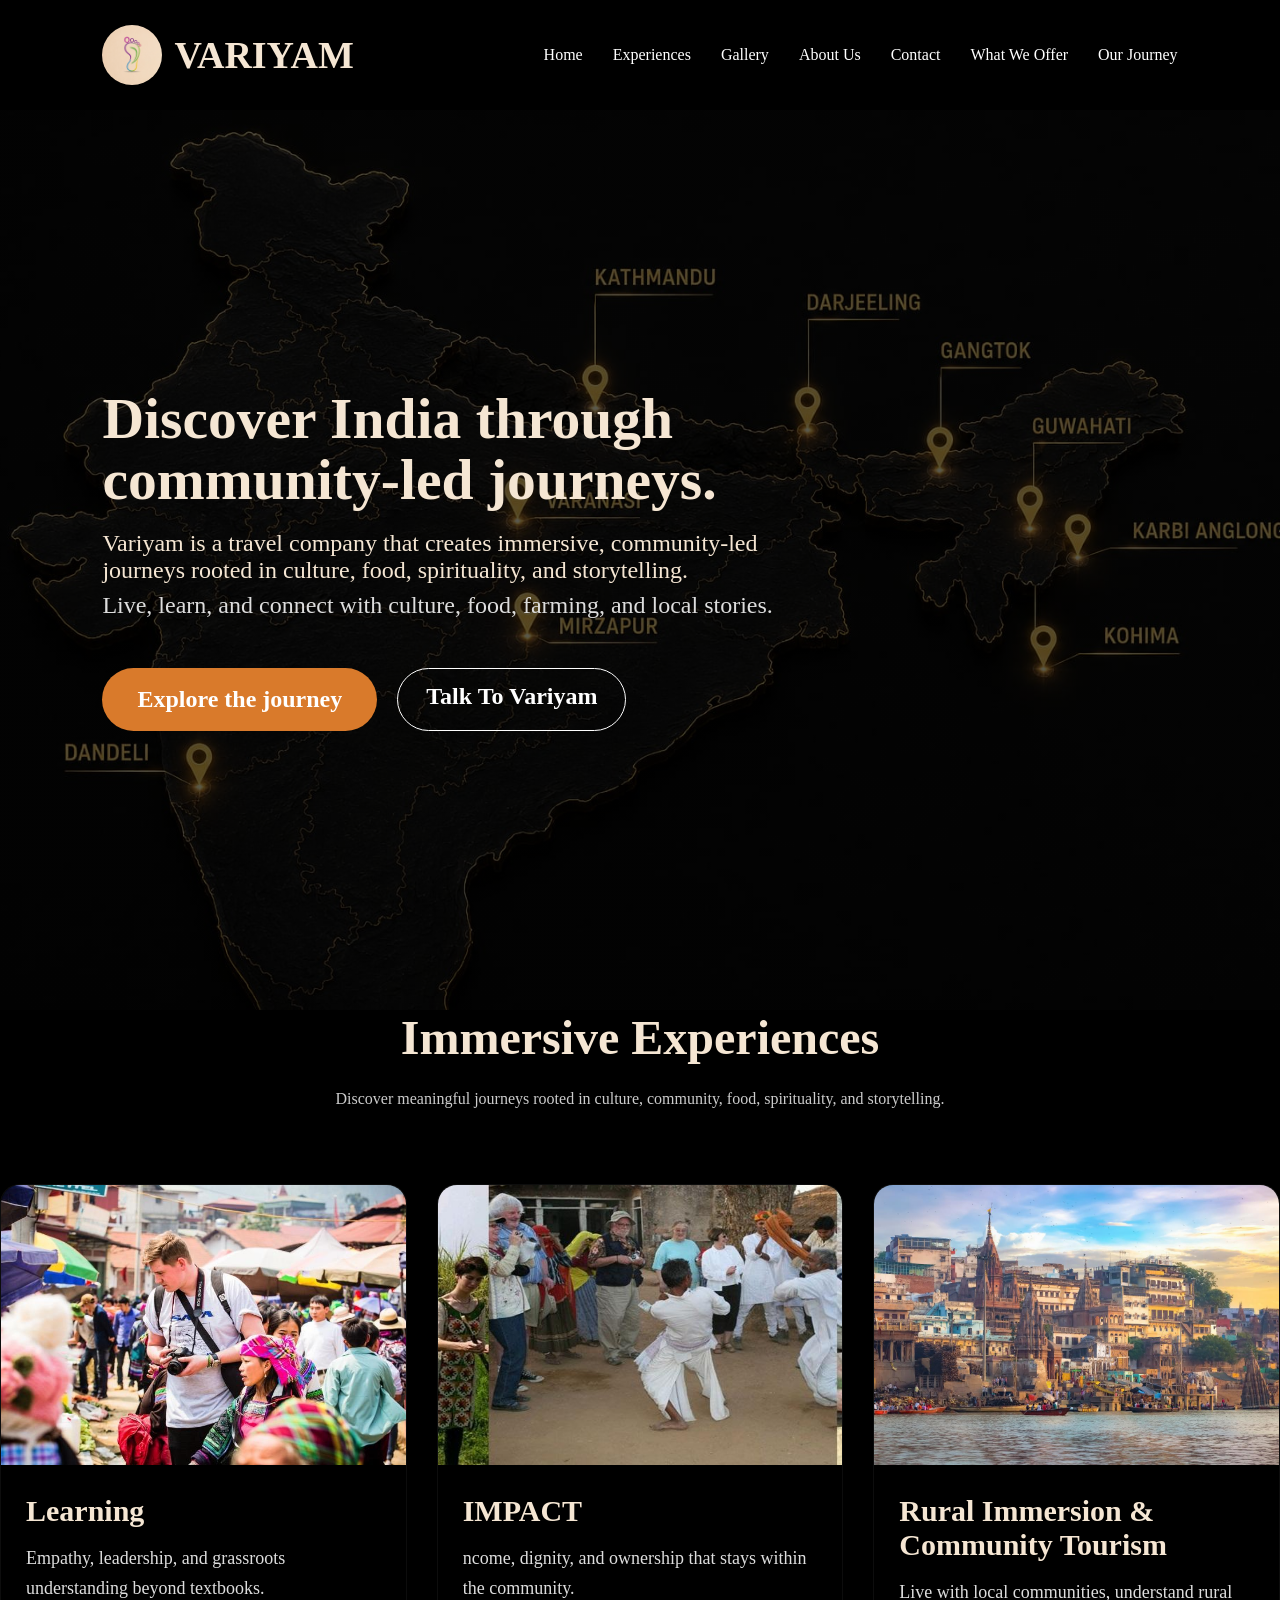
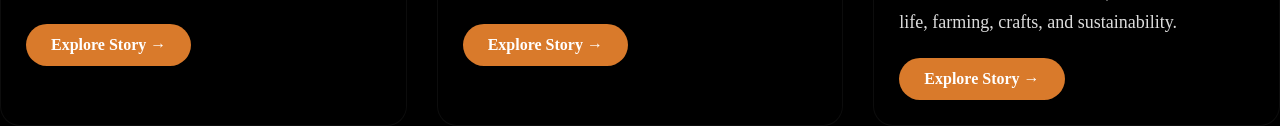
<file: index.html>
<!DOCTYPE html>
<html>
    <head>
    <meta charset="UTF-8">
    <meta name="viewport" content="width=device-width, initial-scale=1.0">

    <title>Variyam</title>
      <!-- Google Font -->
    <link rel="preconnect" href="https://fonts.googleapis.com">

    <link href="https://fonts.googleapis.com/css2?family=Poppins:wght@300;400;500;600;700&display=swap" rel="stylesheet">

    <!-- CSS -->
    <link rel="stylesheet" href="style.css">
</head>

<body>

    <!-- ================= NAVBAR ================= -->

    <nav>

      <div class="logo">
    <img src="images/logo.png" alt="Variyam Logo">
    <span>VARIYAM</span>
</div>

        <ul>

            <li><a href="index.html">Home</a></li>

            <li><a href="experiences.html">Experiences</a></li>

            <li><a href="gallery.html">Gallery</a></li>

            <li><a href="about-us.html">About Us</a></li>

            <li><a href="contact.html">Contact</a></li>
            
            <li><a href="what-we-offer.html">What We Offer</a></li>
            
              <li><a href="journey.html">Our Journey</a></li>

        </ul>

    </nav>
       <!-- ================= HERO SECTION ================= -->

    <section class="hero">

        <!-- LEFT CONTENT -->

        <div class="hero-content">

            <h1>
              Discover India through community-led journeys.
            </h1>
<h2 style="font-weight: 400; margin-top: 20px;">
                Variyam is a travel company that creates immersive, community-led journeys rooted in culture, food, spirituality, and storytelling.
            <p>
               Live, learn, and connect with culture, food, farming, and local stories.
            </p>

            <div class="hero-buttons">

                <a href="experiences.html" class="explore-btn">
    Explore the journey
</a>

                <a href="contact.html" class="btn-secondary">
                    Talk To Variyam
                </a>

            </div>

        </div>

    </section>
    <!-- ================= EXPERIENCES SECTION ================= -->
    <section class="experience">
        <div class="section-title">
            <h2>   Immersive Experiences</h2>
            <p>Discover meaningful journeys rooted in culture,
            community, food, spirituality, and storytelling.</p>
        
        </div>
         <!-- EXPERIENCE CARDS -->
           <div class="experience-container">
           <!-- CARD 1 -->

        <div class="experience-card">
             <img src="images/Learn.jpeg">

            <div class="card-content">
                <h3>Learning </h3>
                <p> Empathy, leadership, and grassroots understanding beyond textbooks.</p>
                      <a href="">
                    Explore Story →
                </a>
           </div>
           </div>
            <!-- CARD 2 -->

        <div class="experience-card">

            <img src="images/impact.jpeg">

            <div class="card-content">

                <h3>
                   IMPACT
                </h3>

                <p>
                   ncome, dignity, and ownership that stays within the community.
                </p>

                <a href="">
                    Explore Story →
                </a>

            </div>

        </div>

        <!-- CARD 3 -->

        <div class="experience-card">

            <img src="images/immersion1.jpeg">

            <div class="card-content">

                <h3>
                   Rural Immersion & Community Tourism
                </h3>

                <p>
                    Live with local communities, understand
                    rural life, farming, crafts, and sustainability.
                </p>

                <a href="">
                    Explore Story →
                </a>

            </div>

        </div>
    </section>
</body>

</html>
</file>
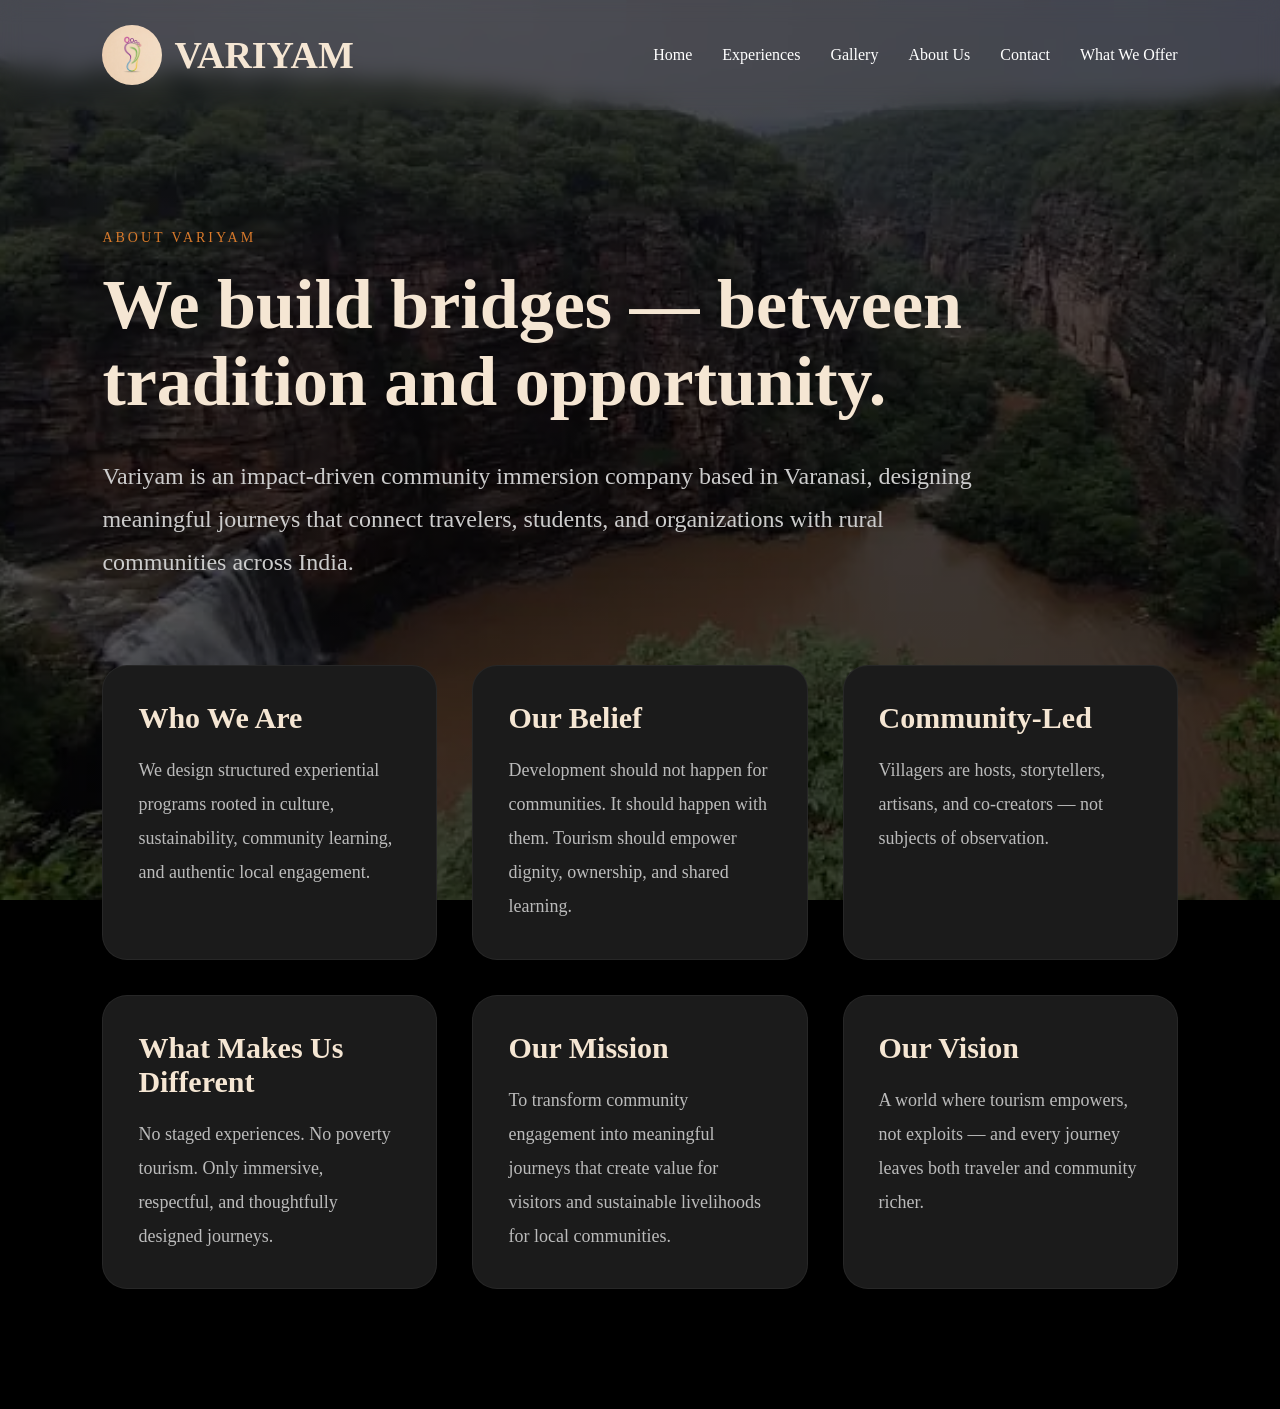
<file: about- us.html>
<!DOCTYPE html>
<html lang="en">
<head>
  <meta charset="UTF-8">
  <meta name="viewport" content="width=device-width, initial-scale=1.0">
   <title>About Us | Variyam</title>

    <link href="https://fonts.googleapis.com/css2?family=Playfair+Display:wght@400;600;700&display=swap" rel="stylesheet">
    <link rel="stylesheet" href="style.css">
</head>
<body class="AboutUsPage">

  <nav>
      <div class="logo">
        <img src="images/logo.png" alt="Variyam Logo">
        <span>VARIYAM</span>
      </div>

      <ul>

            <li><a href="index.html">Home</a></li>

            <li><a href="experiences.html">Experiences</a></li>

            <li><a href="gallery.html">Gallery</a></li>

            <li><a href="about us.html">About Us</a></li>

            <li><a href="contact.html">Contact</a></li>
            
            <li><a href="What we offer.html">What We Offer</a></li>

        </ul>
    </nav>

  <section class="about-section">

    <div class="about-container">

        <p class="about-tag">
            ABOUT VARIYAM
        </p>

        <h2>
            We build bridges —
            between tradition and opportunity.
        </h2>

        <p class="about-intro">
            Variyam is an impact-driven community immersion
            company based in Varanasi, designing meaningful
            journeys that connect travelers, students,
            and organizations with rural communities across India.
        </p>

        <div class="about-grid">

            <div class="about-card">
                <h3>Who We Are</h3>

                <p>
                    We design structured experiential programs
                    rooted in culture, sustainability,
                    community learning, and authentic local engagement.
                </p>
            </div>

            <div class="about-card">
                <h3>Our Belief</h3>

                <p>
                    Development should not happen for communities.
                    It should happen with them.
                    Tourism should empower dignity,
                    ownership, and shared learning.
                </p>
            </div>

            <div class="about-card">
                <h3>Community-Led</h3>

                <p>
                    Villagers are hosts, storytellers,
                    artisans, and co-creators —
                    not subjects of observation.
                </p>
            </div>

            <div class="about-card">
                <h3>What Makes Us Different</h3>

                <p>
                    No staged experiences.
                    No poverty tourism.
                    Only immersive, respectful,
                    and thoughtfully designed journeys.
                </p>
            </div>

            <div class="about-card">
                <h3>Our Mission</h3>

                <p>
                    To transform community engagement into
                    meaningful journeys that create value
                    for visitors and sustainable livelihoods
                    for local communities.
                </p>
            </div>

            <div class="about-card">
                <h3>Our Vision</h3>

                <p>
                    A world where tourism empowers,
                    not exploits —
                    and every journey leaves both traveler
                    and community richer.
                </p>
            </div>

        </div>

    </div>

</section>

   

</body>
</html>
</file>
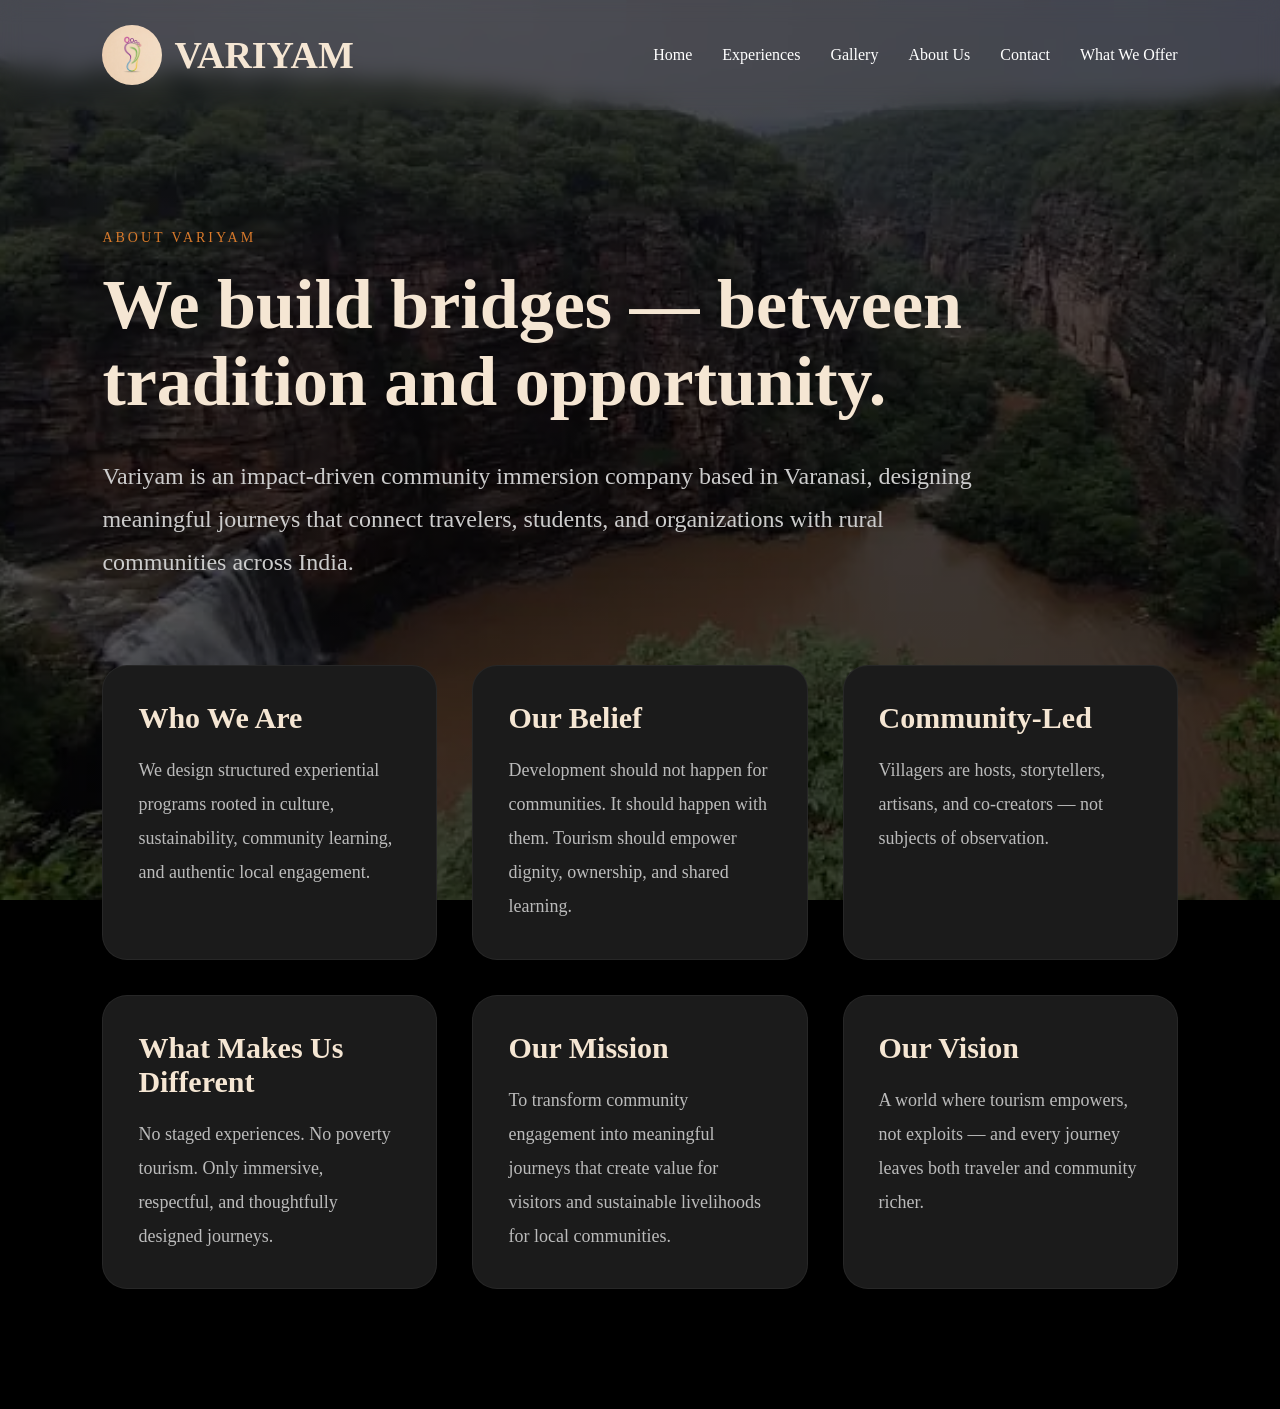
<file: about-us.html>
<!DOCTYPE html>
<html lang="en">
<head>
  <meta charset="UTF-8">
  <meta name="viewport" content="width=device-width, initial-scale=1.0">
   <title>About Us | Variyam</title>

    <link href="https://fonts.googleapis.com/css2?family=Playfair+Display:wght@400;600;700&display=swap" rel="stylesheet">
    <link rel="stylesheet" href="style.css">
</head>
<body class="AboutUsPage">

  <nav>
      <div class="logo">
        <img src="images/logo.png" alt="Variyam Logo">
        <span>VARIYAM</span>
      </div>

      <ul>

            <li><a href="index.html">Home</a></li>

            <li><a href="experiences.html">Experiences</a></li>

            <li><a href="gallery.html">Gallery</a></li>

            <li><a href="about-us.html">About Us</a></li>

            <li><a href="contact.html">Contact</a></li>
            
            <li><a href="What we offer.html">What We Offer</a></li>

        </ul>
    </nav>

  <section class="about-section">

    <div class="about-container">

        <p class="about-tag">
            ABOUT VARIYAM
        </p>

        <h2>
            We build bridges —
            between tradition and opportunity.
        </h2>

        <p class="about-intro">
            Variyam is an impact-driven community immersion
            company based in Varanasi, designing meaningful
            journeys that connect travelers, students,
            and organizations with rural communities across India.
        </p>

        <div class="about-grid">

            <div class="about-card">
                <h3>Who We Are</h3>

                <p>
                    We design structured experiential programs
                    rooted in culture, sustainability,
                    community learning, and authentic local engagement.
                </p>
            </div>

            <div class="about-card">
                <h3>Our Belief</h3>

                <p>
                    Development should not happen for communities.
                    It should happen with them.
                    Tourism should empower dignity,
                    ownership, and shared learning.
                </p>
            </div>

            <div class="about-card">
                <h3>Community-Led</h3>

                <p>
                    Villagers are hosts, storytellers,
                    artisans, and co-creators —
                    not subjects of observation.
                </p>
            </div>

            <div class="about-card">
                <h3>What Makes Us Different</h3>

                <p>
                    No staged experiences.
                    No poverty tourism.
                    Only immersive, respectful,
                    and thoughtfully designed journeys.
                </p>
            </div>

            <div class="about-card">
                <h3>Our Mission</h3>

                <p>
                    To transform community engagement into
                    meaningful journeys that create value
                    for visitors and sustainable livelihoods
                    for local communities.
                </p>
            </div>

            <div class="about-card">
                <h3>Our Vision</h3>

                <p>
                    A world where tourism empowers,
                    not exploits —
                    and every journey leaves both traveler
                    and community richer.
                </p>
            </div>

        </div>

    </div>

</section>

   

</body>
</html>
</file>
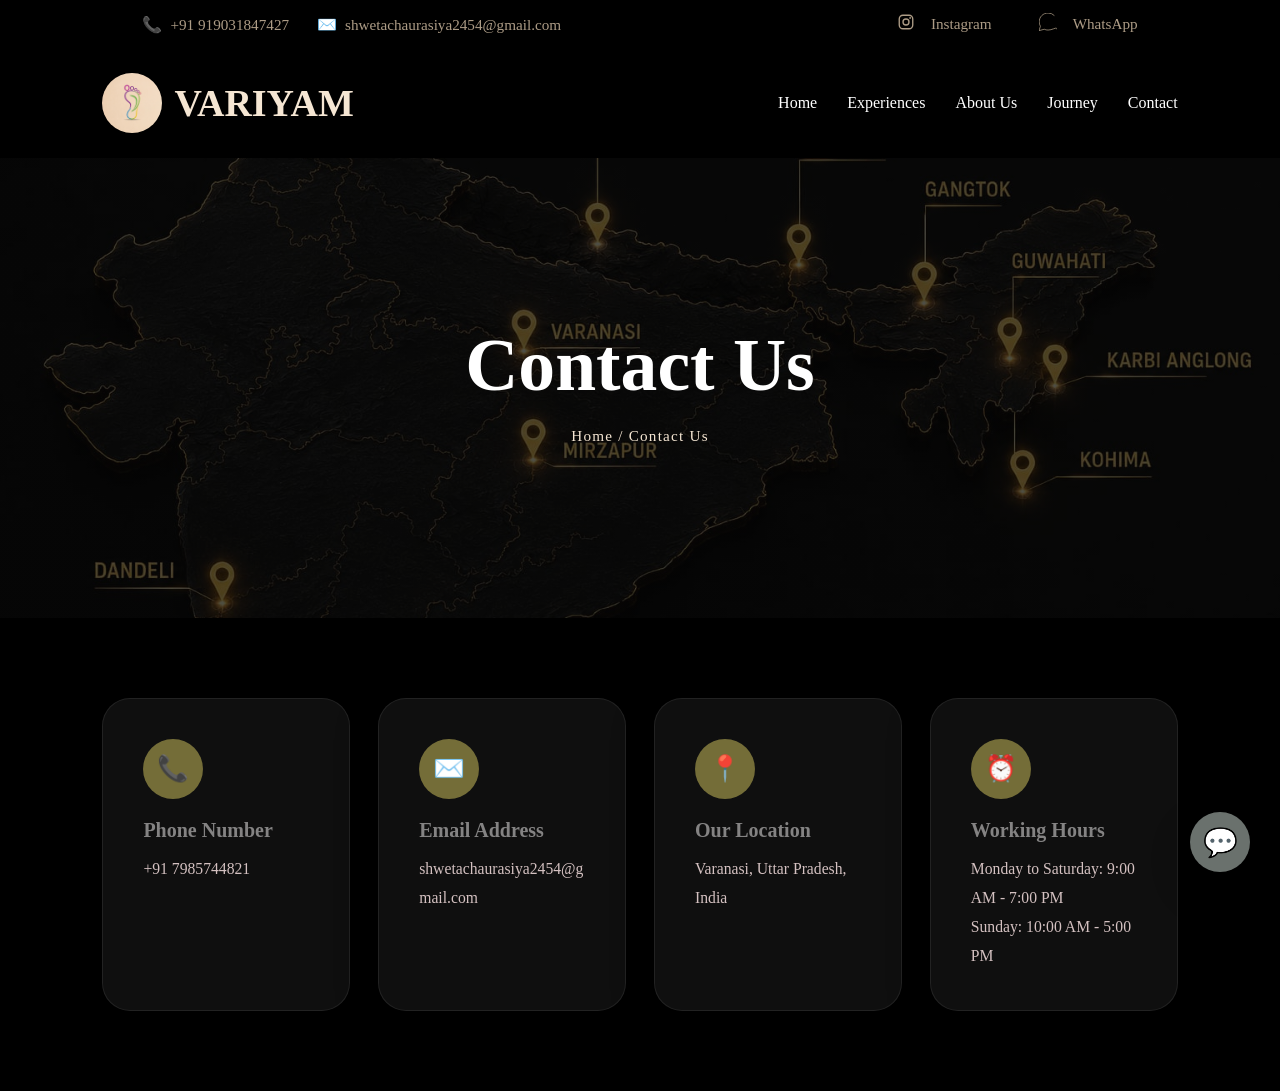
<file: contact.html>
<!DOCTYPE html>
<html lang="en">
  <head>
    <meta charset="UTF-8" />
    <meta name="viewport" content="width=device-width, initial-scale=1.0" />
    <title>Contact Us | Variyam</title>
    <link rel="preconnect" href="https://fonts.googleapis.com" />
    <link rel="preconnect" href="https://fonts.gstatic.com" crossorigin />
    <link href="https://fonts.googleapis.com/css2?family=Poppins:wght@300;400;500;600;700&display=swap" rel="stylesheet" />
    <link rel="stylesheet" href="style.css" />
  </head>
  <body>
    <section class="top-bar">
      <div class="top-wrap">
        <div class="top-left">
          <a href="tel:+91 919031847427 "><span class="top-icon">📞</span>+91 919031847427</a>
          <a href="mailto:shwetachaurasiya2454@gmail.com"><span class="top-icon">✉️</span>shwetachaurasiya2454@gmail.com</a>
        </div>
        <div class="top-right">
          <a href="https://www.instagram.com/unexploredkashi/" target="_blank" rel="noreferrer noopener"><span class="top-icon" aria-hidden="true"><svg width="18" height="18" viewBox="0 0 24 24" fill="none" xmlns="http://www.w3.org/2000/svg"><rect x="3" y="3" width="18" height="18" rx="5" stroke="currentColor" stroke-width="1.8"/><circle cx="12" cy="12" r="4" stroke="currentColor" stroke-width="1.8"/><circle cx="17.5" cy="6.5" r="1.25" fill="currentColor"/></svg></span>Instagram</a>
          <a href="https://wa.me/919031847427" target="_blank" rel="noreferrer noopener"><span class="top-icon" aria-hidden="true"><svg width="18" height="18" viewBox="0 0 24 24" fill="none" xmlns="http://www.w3.org/2000/svg"><path d="M20.52 3.48A11.88 11.88 0 0012.06.04C5.38.04.3 5.13.3 11.81c0 2.08.54 4.12 1.56 5.93L.03 23.5l6.96-1.82a11.81 11.81 0 005.07 1.05h.01c6.69 0 11.78-5.09 11.78-1１．77 0-3.１5-１．２３-6．１-３．２５-８．３８z" stroke="currentColor" stroke-width="１．８" fill="none"/><path d="M１７．０３ １４．２c-.２７-.１３-１．６-.７８-１．８５-.８６-.２４-.０９-.４２-.１３-.６.１２-.１７.２４-.６７.８６-.８２ １．０４-.１５.１８-.３.２１-.５７.０７-.２７-.１３-１．１４-.４２-２．１８-１．３４-.８１-.７２-１．３４-₁．６₁-₁．５-₁．８９-.₁₆-.₂₈-.₀₂-.₄₃.₁₁-.₅₆.₁₂-.₁₃.₂₈-.₃₂.₄₂-.₄₈.₁₄-.₁₅.₁₈-.₂₆.₂₇-.₄₃.₀₈-.₁₇.₀₄-.₃₂-.₀₂-.₄⁴-.₀⁶-.₁²-.⁵-₁．₂-｡７-₁．⁶⁵-｡¹⁸-｡⁴²-｡³⁶-｡³⁶-｡⁵-｡³⁷-｡¹³-｡₀¹-｡²⁹-｡₀¹-｡⁴⁴-｡₀¹-｡¹⁵ ₀-｡³⁶ .₀⁶-｡⁵⁵ .²⁸-｡¹⁹ .²²-､７² .７⁶-､７² ₁．８៥ ₀ ₁．₀９ .７ ₂．６７ .８ ₂．８₆ .₁ .₁ͺ .₁₇ .７ .ᵢ .ᵢ .ᵢ .ᵢ .ᵢ .ᵢ .ᵢ .ᵢ .ᵢ .ᵢ .ᵢ .ᵢ .ᵢ .ᵢ .ᵢ .ᵢ .ᵢ .ᵢ .ᵢ .ᵢ .ᵢ .ᵢ .ᵢ .ᵢ .ᵢ .ᵢ ." fill="currentColor"/></svg></span>WhatsApp</a>
        </div>
      </div>
    </section>

    <nav>
      <div class="logo">
        <img src="images/logo.png" alt="Variyam Logo" />
        <span>VARIYAM</span>
      </div>
      <ul>
        <li><a href="index.html">Home</a></li>
        <li><a href="experiences.html">Experiences</a></li>
        <li><a href="about-us.html">About Us</a></li>
        <li><a href="journey.html">Journey</a></li>
        <li><a href="contact.html" class="active">Contact</a></li>
      </ul>
    </nav>

    <section class="page-hero contact-hero">
      <div class="hero-overlay"></div>
      <div class="hero-content">
        <h1>Contact Us</h1>
        <p class="breadcrumb"><a href="index.html">Home</a> / Contact Us</p>
      </div>
    </section>

    <main class="contact-section">
      <div class="contact-grid">
        <article class="contact-card">
          <span class="icon">📞</span>
          <h3>Phone Number</h3>
          <p>+91 7985744821</p>
        </article>


        <article class="contact-card">
          <span class="icon">✉️</span>
          <h3>Email Address</h3>
          <p>shwetachaurasiya2454@gmail.com</p>
        </article>
        

        <article class="contact-card">
          <span class="icon">📍</span>
          <h3>Our Location</h3>
          <p>Varanasi, Uttar Pradesh, India</p>
        </article>

        <article class="contact-card">
          <span class="icon">⏰</span>
          <h3>Working Hours</h3>
          <p>Monday to Saturday: 9:00 AM - 7:00 PM<br />Sunday: 10:00 AM - 5:00 PM</p>
        </article>
      </div>
    </main>

    <a class="whatsapp-float" href="https://wa.me/91919031847427" target="_blank" rel="noreferrer noopener" aria-label="Chat on WhatsApp">
      <span>💬</span>
    </a>
  </body>
</html>
</file>
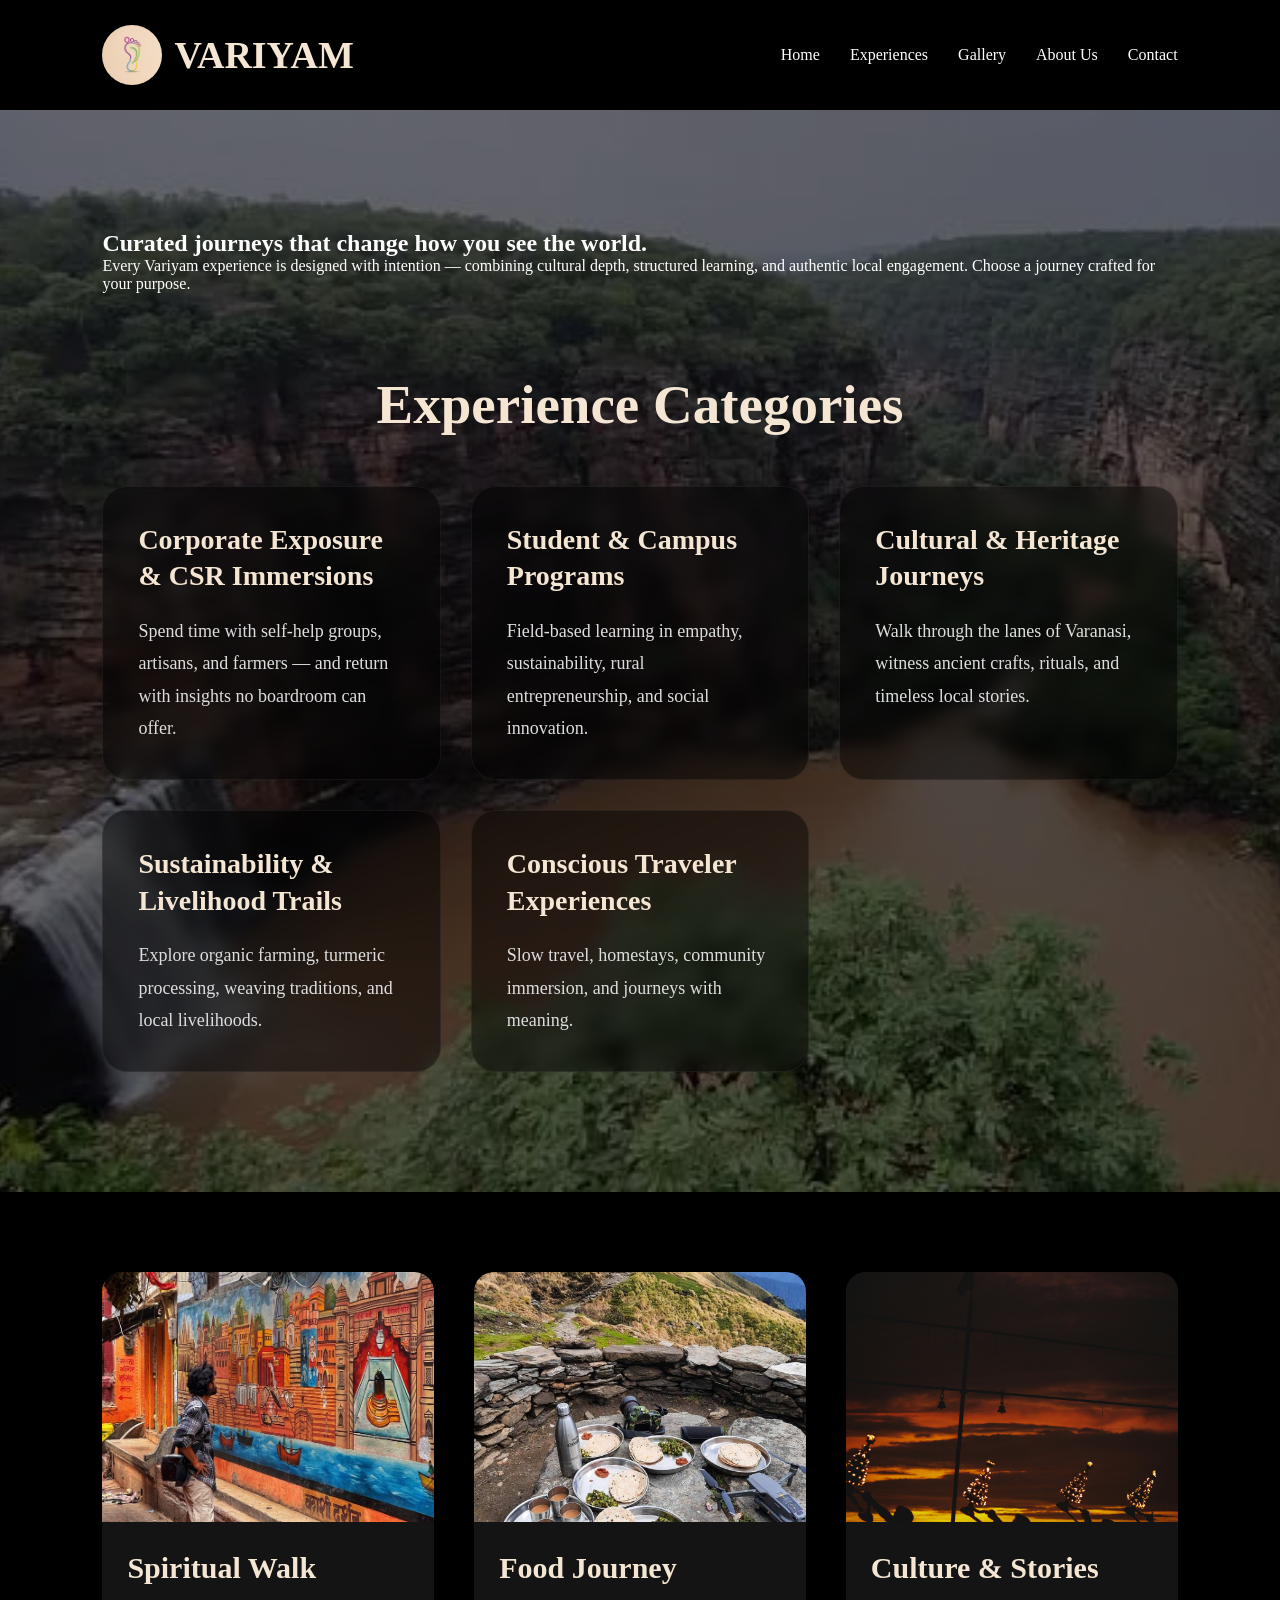
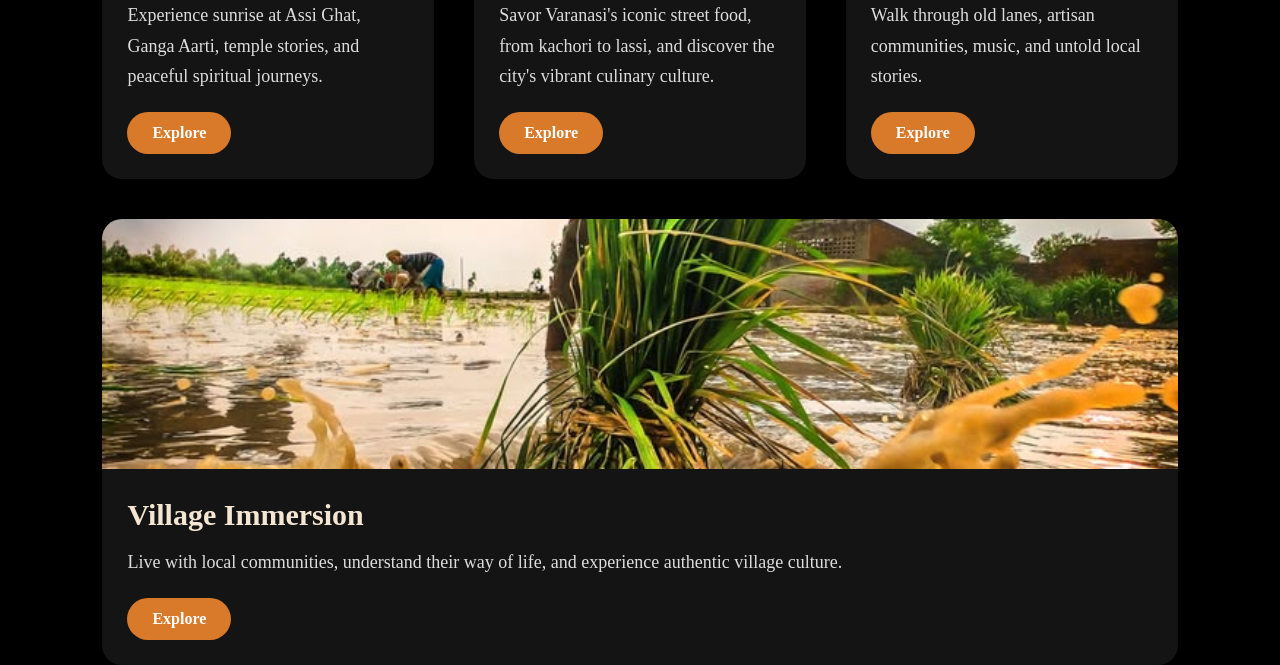
<file: experiences.html>
<!DOCTYPE html>
<html>
<head>
    <meta charset="UTF-8">
    <meta name="viewport" content="width=device-width, initial-scale=1.0">
    <title>Experiences | Variyam</title>
    <link rel="preconnect" href="https://fonts.googleapis.com">
    <link href="https://fonts.googleapis.com/css2?family=Poppins:wght@300;400;500;600;700&display=swap" rel="stylesheet">
    <link rel="stylesheet" href="style.css">
</head>

<body>

    <!-- ================= NAVBAR ================= -->

    <nav>
        <div class="logo">
            <img src="images/logo.png" alt="Variyam Logo">
            <span>VARIYAM</span>
        </div>

        <ul>
            <li><a href="index.html">Home</a></li>
            <li><a href="experiences.html">Experiences</a></li>
            <li><a href="gallery.html">Gallery</a></li>
            <li><a href="about-us.html">About Us</a></li>
            <li><a href="contact.html">Contact</a></li>
        </ul>
    </nav>

    <section class="experiences-page">

        <h1>Curated journeys that change how you see the world.</h1>

        <p>
            Every Variyam experience is designed with intention — combining cultural depth,
            structured learning, and authentic local engagement. Choose a journey crafted for your purpose.
        </p>
<div class="experience-categories">

    <h2>Experience Categories</h2>

    <div class="category-grid">

        <div class="category-card">
            <h3>Corporate Exposure & CSR Immersions</h3>
            <p>
                Spend time with self-help groups, artisans,
                and farmers — and return with insights
                no boardroom can offer.
            </p>
        </div>

        <div class="category-card">
            <h3>Student & Campus Programs</h3>
            <p>
                Field-based learning in empathy,
                sustainability, rural entrepreneurship,
                and social innovation.
            </p>
        </div>

        <div class="category-card">
            <h3>Cultural & Heritage Journeys</h3>
            <p>
                Walk through the lanes of Varanasi,
                witness ancient crafts, rituals,
                and timeless local stories.
            </p>
        </div>

        <div class="category-card">
            <h3>Sustainability & Livelihood Trails</h3>
            <p>
                Explore organic farming,
                turmeric processing,
                weaving traditions, and local livelihoods.
            </p>
        </div>

        <div class="category-card">
            <h3>Conscious Traveler Experiences</h3>
            <p>
                Slow travel, homestays,
                community immersion,
                and journeys with meaning.
            </p>
        </div>

    </div>

</div>

    </section>
    <div class="experience-cards">

        <!-- CARD 1 -->
        <div class="card">
            <img src="images/culture.jpeg" alt="Banaras Experience">
            <div class="card-content">
                <h3>Spiritual Walk</h3>
                <p>
                    Experience sunrise at Assi Ghat,
                    Ganga Aarti, temple stories,
                    and peaceful spiritual journeys.
                </p>
                <a href="#">Explore</a>
            </div>
        </div>

        <!-- CARD 2 -->
        <div class="card">
            <img src="images/foods.jpeg" alt="Varanasi Food">
            <div class="card-content">
                <h3>Food Journey</h3>
                <p>
                    Savor Varanasi's iconic street food,
                    from kachori to lassi, and discover
                    the city's vibrant culinary culture.
                </p>
                <a href="#">Explore</a>
            </div>
        </div>

        <!-- CARD 3 -->
        <div class="card">
            <img src="images/aarti.jpg" alt="Culture Experience">
            <div class="card-content">
                <h3>Culture & Stories</h3>
                <p>
                    Walk through old lanes,
                    artisan communities,
                    music, and untold local stories.
                </p>
                <a href="#">Explore</a>
            </div>
        </div>

        <!-- CARD 4 -->
        <div class="card">
            <img src="images/farmer.jpeg" alt="Village Experience">
            <div class="card-content">
                <h3>Village Immersion</h3>
                <p>
                    Live with local communities,
                    understand their way of life,
                    and experience authentic village culture.
                </p>
                <a href="#">Explore</a>
            </div>
        </div>

    </div>
</body>
</html>
</file>
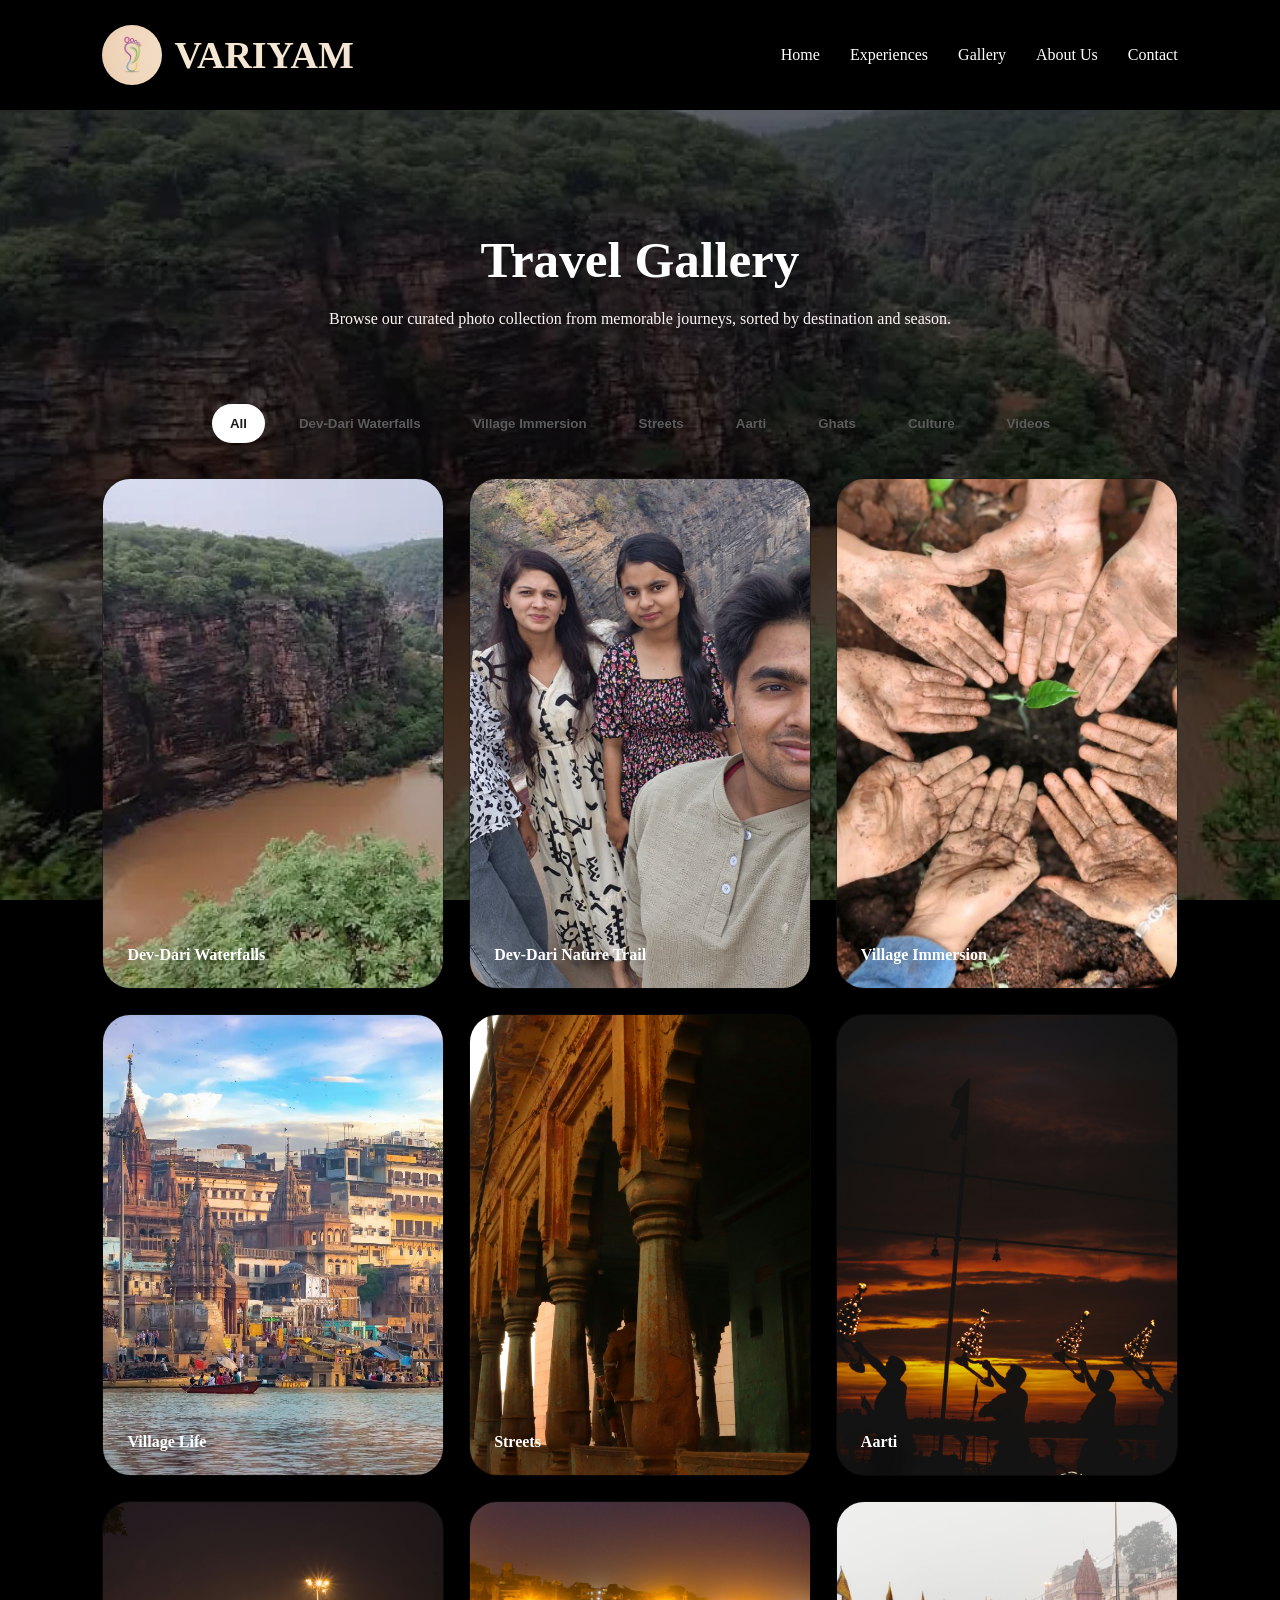
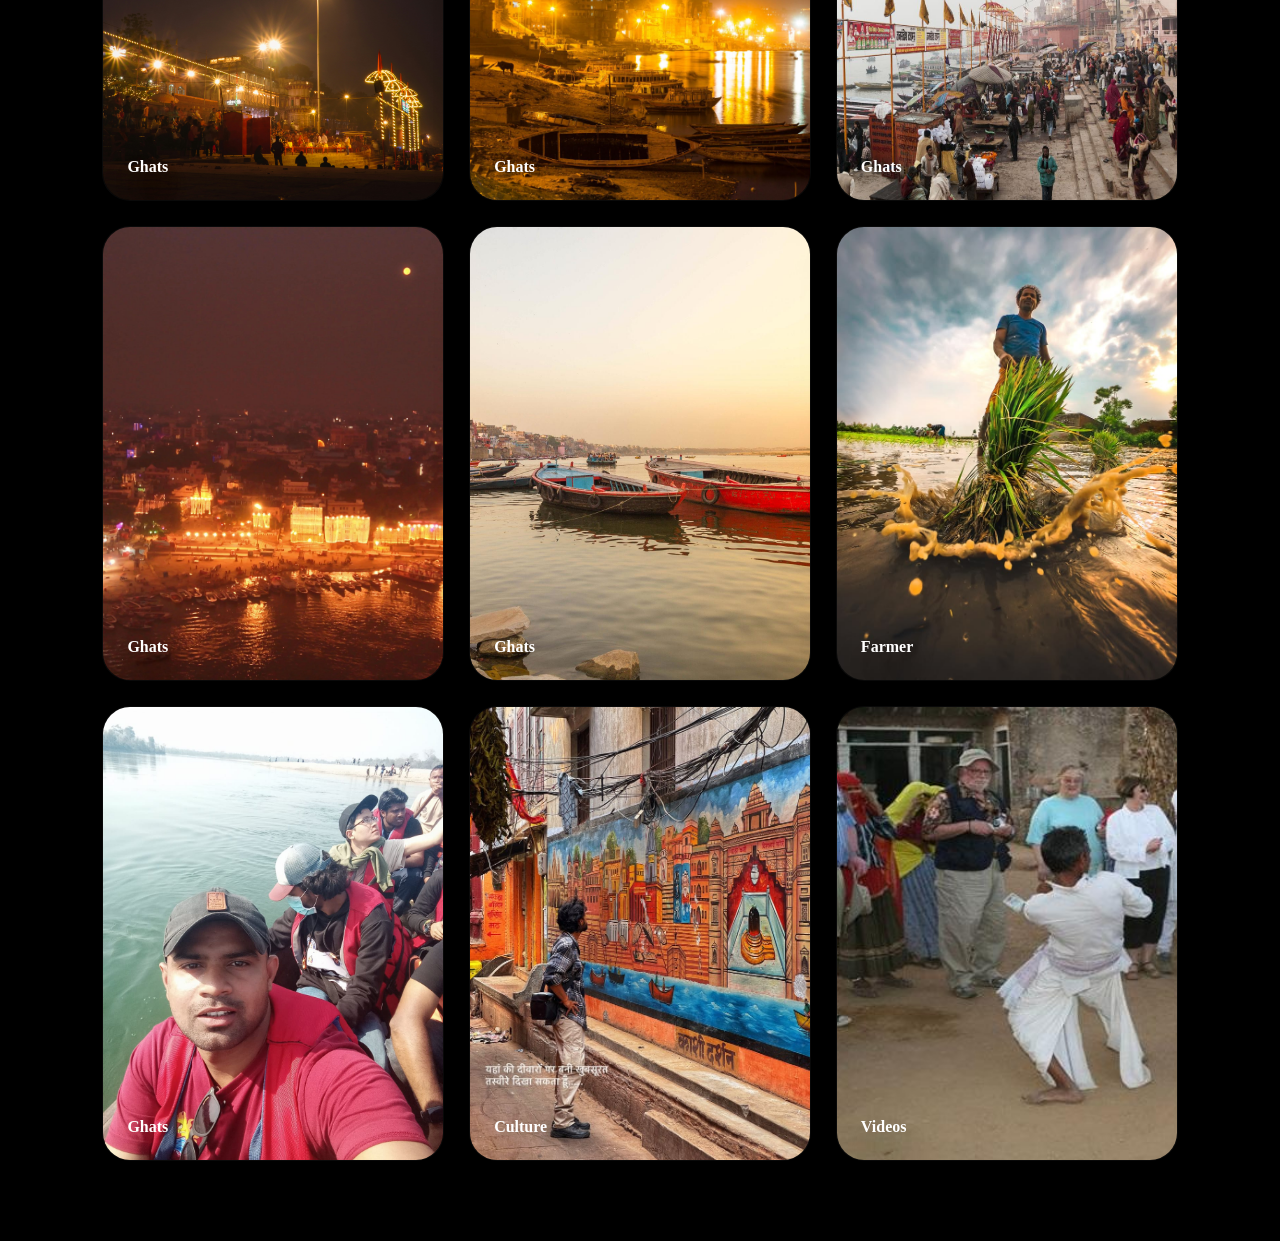
<file: gallery.html>
<!DOCTYPE html>
<html>
<head>
    <meta charset="UTF-8">
    <meta name="viewport" content="width=device-width, initial-scale=1.0">
    <title>Gallery | Variyam</title>
    <link rel="preconnect" href="https://fonts.googleapis.com">
    <link href="https://fonts.googleapis.com/css2?family=Poppins:wght@300;400;500;600;700&display=swap" rel="stylesheet">
    <link rel="stylesheet" href="style.css">
</head>
<body>
    <!-- ================= NAVBAR ================= -->
    <nav>
        <div class="logo">
            <img src="images/logo.png" alt="Variyam Logo">
            <span>VARIYAM</span>
        </div>
        <ul>
            <li><a href="index.html">Home</a></li>
            <li><a href="experiences.html">Experiences</a></li>
            <li><a href="gallery.html" class="active">Gallery</a></li>
            <li><a href="about-us.html">About Us</a></li>
            <li><a href="contact.html">Contact</a></li>
        </ul>
    </nav>

    <section class="gallery-page">
        <div class="section-title">
            <h1>Travel Gallery</h1>
            <p>Browse our curated photo collection from memorable journeys, sorted by destination and season.</p>
        </div>

        <ul class="gallery-filters">
            <li><button class="gallery-filter-btn active" data-category="all">All</button></li>
            <li><button class="gallery-filter-btn" data-category="Dev-Dari Waterfalls">Dev-Dari Waterfalls</button></li>
            <li><button class="gallery-filter-btn" data-category="Village Immersion">Village Immersion</button></li>
            <li><button class="gallery-filter-btn" data-category="Streets">Streets</button></li>
            <li><button class="gallery-filter-btn" data-category="Aarti">Aarti</button></li>
            <li><button class="gallery-filter-btn" data-category="Ghats">Ghats</button></li>
            <li><button class="gallery-filter-btn" data-category="Culture">Culture</button></li>
            <li><button class="gallery-filter-btn" data-category="Videos">Videos</button></li>
        </ul>

        <div class="gallery-grid">
            <article class="gallery-card" data-category="Dev-Dari Waterfalls">
                <img src="images/Devdari-Waterfall.jpg" alt="Dev-Dari Waterfalls">
                <div class="gallery-overlay">
                    <a class="view-button" href="images/Devdari-Waterfall.jpg" target="_blank" rel="noreferrer noopener">View</a>
                </div>
                <div class="gallery-caption">Dev-Dari Waterfalls</div>
            </article>
            <article class="gallery-card" data-category="Dev-Dari Waterfalls">
                <img src="images/dev1.jpeg" alt="Nature Trail">
                <div class="gallery-overlay">
                    <a class="view-button" href="images/dev1.jpeg" target="_blank" rel="noreferrer noopener">View</a>
                </div>
                <div class="gallery-caption">Dev-Dari Nature Trail</div>
            </article>
            <article class="gallery-card" data-category="Village Immersion">
                <img src="images/Village_Immersion.jpeg" alt="Village Immersion">
                <div class="gallery-overlay">
                    <a class="view-button" href="images/Village_Immersion.jpeg" target="_blank" rel="noreferrer noopener">View</a>
                </div>
                <div class="gallery-caption">Village Immersion</div>
            </article>
            <article class="gallery-card" data-category="Village Immersion">
                <img src="images/immersion1.jpeg" alt="Village Life">
                <div class="gallery-overlay">
                    <a class="view-button" href="images/immersion1.jpeg" target="_blank" rel="noreferrer noopener">View</a>
                </div>
                <div class="gallery-caption">Village Life</div>
            </article>
            <article class="gallery-card" data-category="Streets">
                <img src="images/banaras.jpg" alt="Streets">
                <div class="gallery-overlay">
                    <a class="view-button" href="images/banaras.jpg" target="_blank" rel="noreferrer noopener">View</a>
                </div>
                <div class="gallery-caption">Streets</div>
            </article>
            <article class="gallery-card" data-category="Aarti">
                <img src="images/aarti.jpg" alt="Aarti">
                <div class="gallery-overlay">
                    <a class="view-button" href="images/aarti.jpg" target="_blank" rel="noreferrer noopener">View</a>
                </div>
                <div class="gallery-caption">Aarti</div>
            </article>
            <!--ghats----> 
            <article class="gallery-card" data-category="Ghats">
                <img src="images/assi.jpg" alt="Ghats">
                <div class="gallery-overlay">
                    <a class="view-button" href="images/assi.jpg" target="_blank" rel="noreferrer noopener">View</a>
                </div>
                <div class="gallery-caption">Ghats</div>
            </article>
            <article class="gallery-card" data-category="Ghats">
                <img src="images/ghat2.jpeg" alt="Ghats">
                <div class="gallery-overlay">
                    <a class="view-button" href="images/ghat2.jpeg" target="_blank" rel="noreferrer noopener">View</a>
                </div>
                <div class="gallery-caption">Ghats</div>
            </article>
            <article class="gallery-card" data-category="Ghats">
                <img src="images/ghat3.jpeg" alt="Ghats">
                <div class="gallery-overlay">
                    <a class="view-button" href="images/ghat3.jpeg" target="_blank" rel="noreferrer noopener">View</a>
                </div>
                <div class="gallery-caption">Ghats</div>
            </article>
            <article class="gallery-card" data-category="Ghats">
                <img src="images/ghat4.jpeg" alt="Ghats">
                <div class="gallery-overlay">
                    <a class="view-button" href="images/ghat4.jpeg" target="_blank" rel="noreferrer noopener">View</a>
                </div>
                <div class="gallery-caption">Ghats</div>
            </article>
            <article class="gallery-card" data-category="Ghats">
                <img src="images/ghat5.jpeg" alt="Ghats">
                <div class="gallery-overlay">
                    <a class="view-button" href="images/ghat5.jpeg" target="_blank" rel="noreferrer noopener">View</a>
                </div>
                <div class="gallery-caption">Ghats</div>
            </article>
            <article class="gallery-card" data-category="Culture">
                <img src="images/farmer.jpeg" alt="Farmer">
                <div class="gallery-overlay">
                    <a class="view-button" href="images/farmer.jpeg" target="_blank" rel="noreferrer noopener">View</a>
                </div>
                <div class="gallery-caption">Farmer</div>
            </article>
            <article class="gallery-card" data-category="Ghats">
                <img src="images/ghats1.jpeg" alt="Ghats">
                <div class="gallery-overlay">
                    <a class="view-button" href="images/ghats1.jpeg" target="_blank" rel="noreferrer noopener">View</a>
                </div>
                <div class="gallery-caption">Ghats</div>
            </article>
            <article class="gallery-card" data-category="Culture">
                <img src="images/culture.jpeg" alt="Culture">
                <div class="gallery-overlay">
                    <a class="view-button" href="images/culture.jpeg" target="_blank" rel="noreferrer noopener">View</a>
                </div>
                <div class="gallery-caption">Culture</div>
            </article>
            <article class="gallery-card" data-category="Videos">
                <img src="images/impact.jpeg" alt="Videos">
                <div class="gallery-overlay">
                    <a class="view-button" href="images/impact.jpeg" target="_blank" rel="noreferrer noopener">View</a>
                </div>
                <div class="gallery-caption">Videos</div>
            </article>
        </div>
    </section>

    <script>
        const filterButtons = document.querySelectorAll('.gallery-filter-btn');
        const galleryCards = document.querySelectorAll('.gallery-card');

        filterButtons.forEach(button => {
            button.addEventListener('click', () => {
                const category = button.dataset.category;

                filterButtons.forEach(btn => btn.classList.remove('active'));
                button.classList.add('active');

                galleryCards.forEach(card => {
                    const match = category === 'all' || card.dataset.category === category;
                    card.style.display = match ? 'block' : 'none';
                });
            });
        });
    </script>
</body>
</html>
</file>
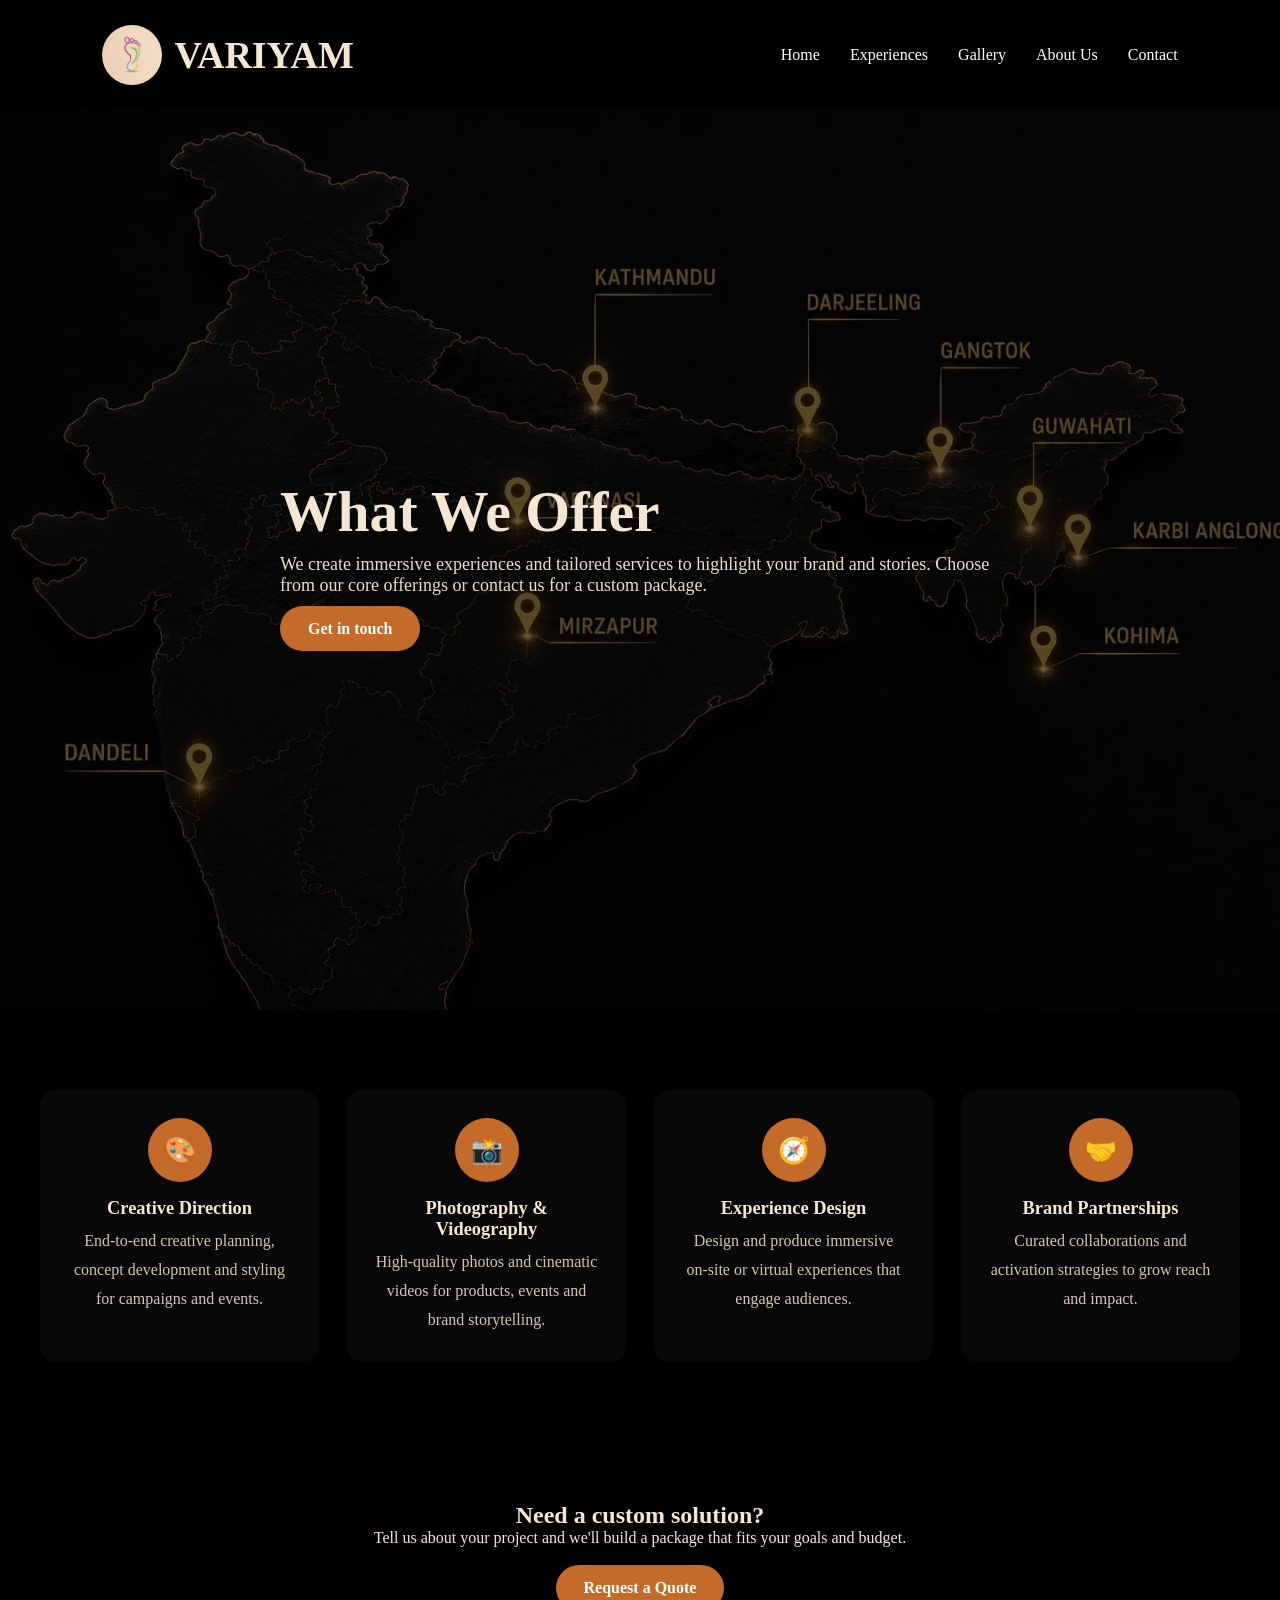
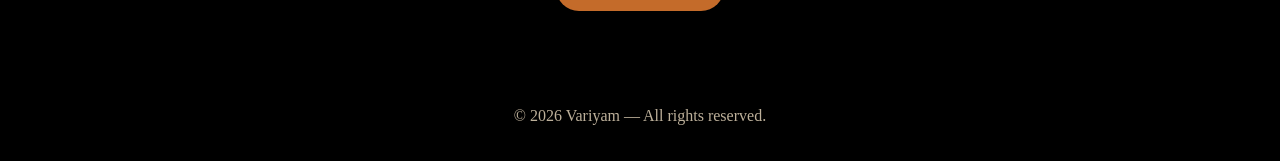
<file: What-we- offer.html>
<!DOCTYPE html>
<html lang="en">

    <head>
        <meta charset="UTF-8">
        <meta name="viewport" content="width=device-width, initial-scale=1.0">
        <title>What We Offer | Variyam</title>
        <link rel="preconnect" href="https://fonts.googleapis.com">
        <link href="https://fonts.googleapis.com/css2?family=Poppins:wght@300;400;500;600;700&display=swap" rel="stylesheet">
        <link rel="stylesheet" href="style.css">
    </head>
    <body>

    <!-- ================= NAVBAR ================= -->

    <nav>
        <div class="logo">
            <img src="images/logo.png" alt="Variyam Logo">
            <span>VARIYAM</span>
        </div>

        <ul>
            <li><a href="index.html">Home</a></li>
            <li><a href="experiences.html">Experiences</a></li>
            <li><a href="gallery.html">Gallery</a></li>
            <li><a href="about us.html">About Us</a></li>
            <li><a href="contact.html">Contact</a></li>
        </ul>
    </nav>

    <main>
        <section class="hero">
            <div class="container">
                <h1>What We Offer</h1>
                <p class="lead">We create immersive experiences and tailored services to highlight your brand and stories. Choose from our core offerings or contact us for a custom package.</p>
                <a class="btn primary" href="contact.html">Get in touch</a>
            </div>
        </section>

        <section id="offers" class="offers container">
            <div class="offer-grid">
                <article class="offer">
                    <div class="icon">🎨</div>
                    <h3>Creative Direction</h3>
                    <p>End-to-end creative planning, concept development and styling for campaigns and events.</p>
                </article>

                <article class="offer">
                    <div class="icon">📸</div>
                    <h3>Photography &amp; Videography</h3>
                    <p>High-quality photos and cinematic videos for products, events and brand storytelling.</p>
                </article>

                <article class="offer">
                    <div class="icon">🧭</div>
                    <h3>Experience Design</h3>
                    <p>Design and produce immersive on-site or virtual experiences that engage audiences.</p>
                </article>

                <article class="offer">
                    <div class="icon">🤝</div>
                    <h3>Brand Partnerships</h3>
                    <p>Curated collaborations and activation strategies to grow reach and impact.</p>
                </article>
            </div>
        </section>

        <section class="cta container">
            <h2>Need a custom solution?</h2>
            <p>Tell us about your project and we'll build a package that fits your goals and budget.</p>
            <a class="btn" href="contact.html">Request a Quote</a>
        </section>
    </main>

    <footer class="site-footer">
        <div class="container">
            <p>&copy; 2026 Variyam — All rights reserved.</p>
        </div>
    </footer>

    <script>document.querySelectorAll('a').forEach(a=>a.setAttribute('tabindex','0'))</script>
    </body>
</html>
</file>
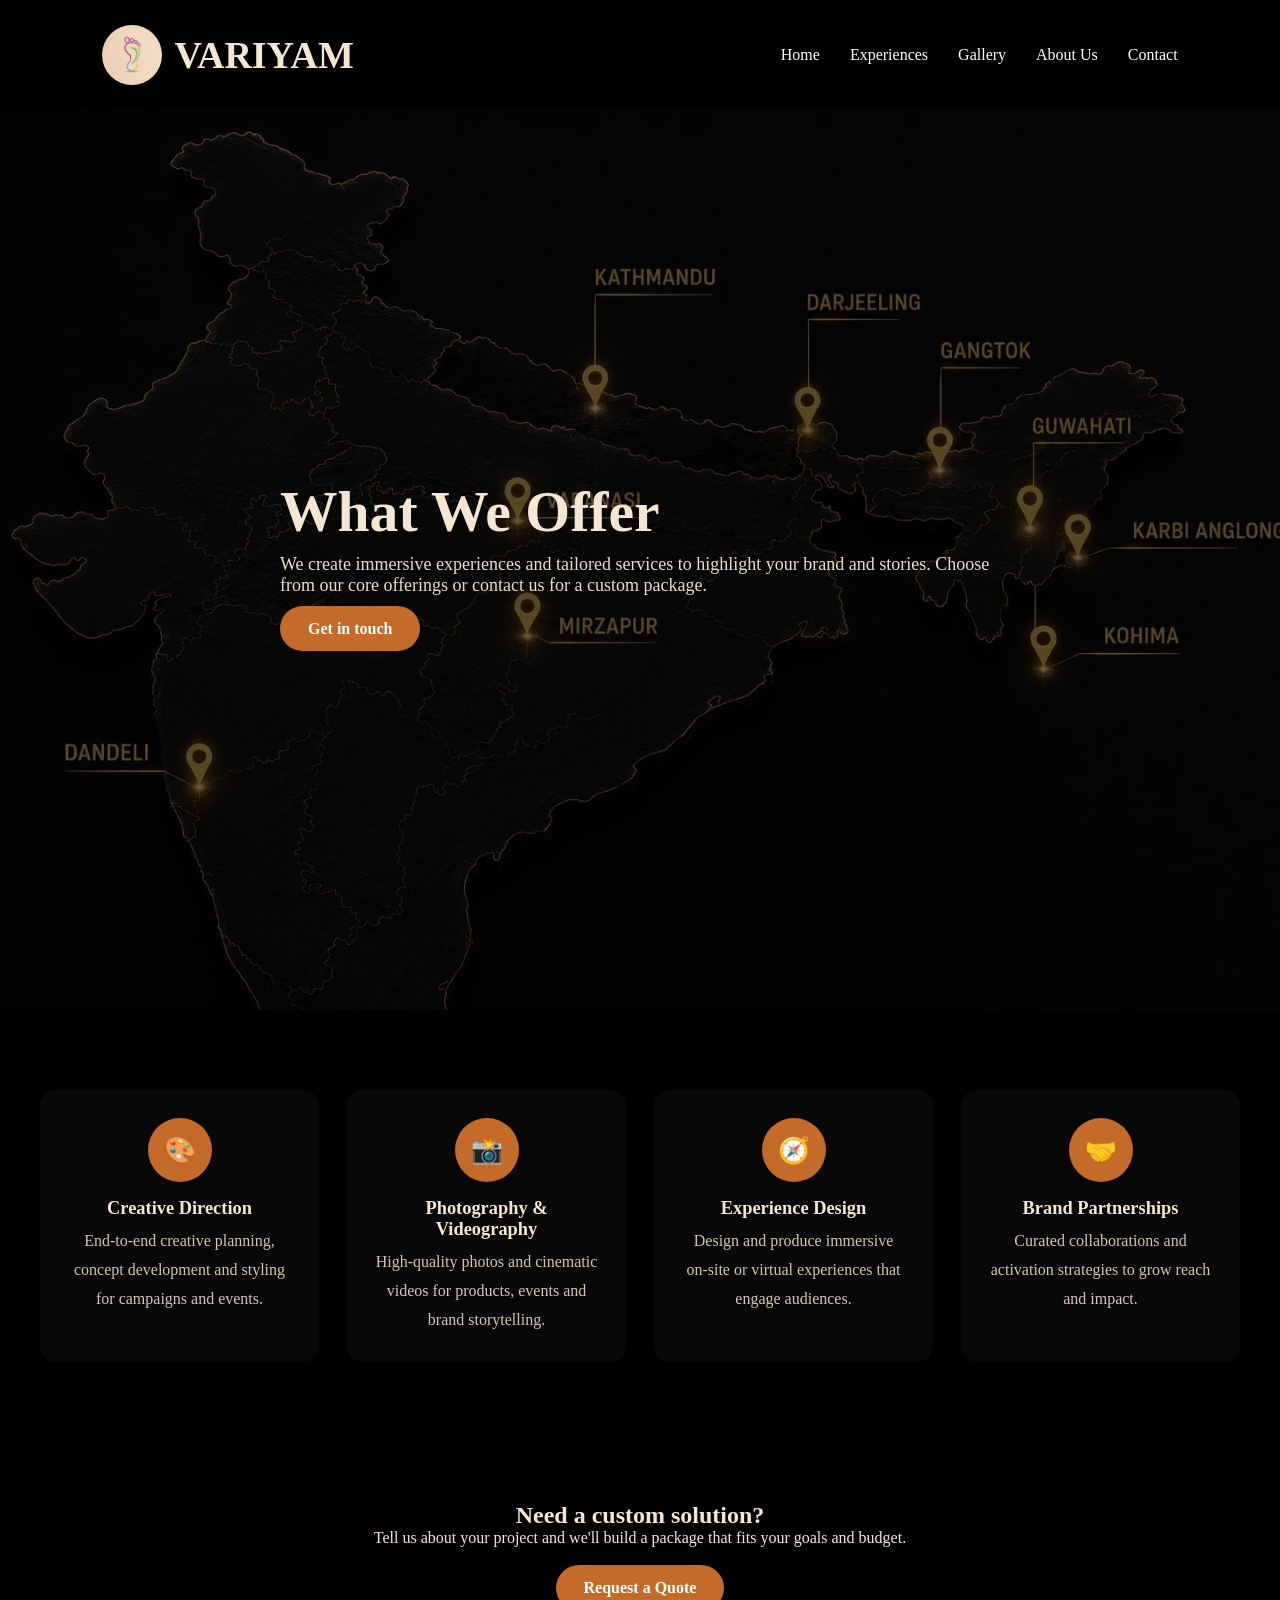
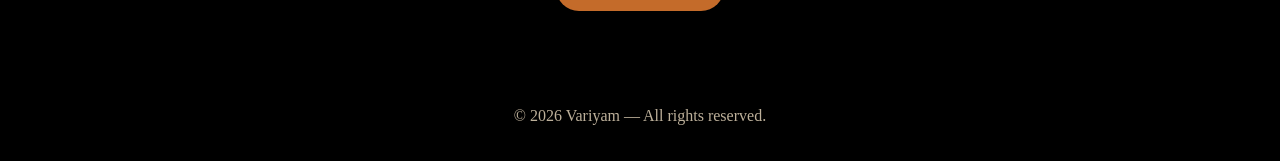
<file: what-we-offer.html>
<!DOCTYPE html>
<html lang="en">

    <head>
        <meta charset="UTF-8">
        <meta name="viewport" content="width=device-width, initial-scale=1.0">
        <title>What We Offer | Variyam</title>
        <link rel="preconnect" href="https://fonts.googleapis.com">
        <link href="https://fonts.googleapis.com/css2?family=Poppins:wght@300;400;500;600;700&display=swap" rel="stylesheet">
        <link rel="stylesheet" href="style.css">
    </head>
    <body>

    <!-- ================= NAVBAR ================= -->

    <nav>
        <div class="logo">
            <img src="images/logo.png" alt="Variyam Logo">
            <span>VARIYAM</span>
        </div>
        
        <ul>
            <li><a href="index.html">Home</a></li>
            <li><a href="experiences.html">Experiences</a></li>
            <li><a href="gallery.html">Gallery</a></li>
            <li><a href="about-us.html">About Us</a></li>
            <li><a href="contact.html">Contact</a></li>
        </ul>
    </nav>

    <main>
        <section class="hero">
            <div class="container">
                <h1>What We Offer</h1>
                <p class="lead">We create immersive experiences and tailored services to highlight your brand and stories. Choose from our core offerings or contact us for a custom package.</p>
                <a class="btn primary" href="contact.html">Get in touch</a>
            </div>
        </section>

        <section id="offers" class="offers container">
            <div class="offer-grid">
                <article class="offer">
                    <div class="icon">🎨</div>
                    <h3>Creative Direction</h3>
                    <p>End-to-end creative planning, concept development and styling for campaigns and events.</p>
                </article>

                <article class="offer">
                    <div class="icon">📸</div>
                    <h3>Photography &amp; Videography</h3>
                    <p>High-quality photos and cinematic videos for products, events and brand storytelling.</p>
                </article>

                <article class="offer">
                    <div class="icon">🧭</div>
                    <h3>Experience Design</h3>
                    <p>Design and produce immersive on-site or virtual experiences that engage audiences.</p>
                </article>

                <article class="offer">
                    <div class="icon">🤝</div>
                    <h3>Brand Partnerships</h3>
                    <p>Curated collaborations and activation strategies to grow reach and impact.</p>
                </article>
            </div>
        </section>

        <section class="cta container">
            <h2>Need a custom solution?</h2>
            <p>Tell us about your project and we'll build a package that fits your goals and budget.</p>
            <a class="btn" href="contact.html">Request a Quote</a>
        </section>
    </main>

    <footer class="site-footer">
        <div class="container">
            <p>&copy; 2026 Variyam — All rights reserved.</p>
        </div>
    </footer>

    <script>document.querySelectorAll('a').forEach(a=>a.setAttribute('tabindex','0'))</script>
    </body>
</html>
</file>
<file: style.css>
/* ================= GLOBAL ================= */

*{
    margin:0;
    padding:0;
    box-sizing:border-box;
   
}

html,
body{
    min-height:100%;
    background:#000;
}

body{
    font-family:'times new roman', serif;
    background:transparent;
    color:#f5e6d3;
}

/* ================= NAVBAR ================= */

nav{
    width:100%;

    display:flex;
    justify-content:space-between;   
    align-items:center;

    padding:25px 8%;

    position:sticky;
    top:0;

    z-index:1001;

    background:transparent;

    backdrop-filter:blur(10px);
}

.top-bar {
    position:sticky;
    top:0;
    height:48px;
    width:100%;
    background:rgba(0,0,0,0.35);
    display:flex;
    align-items:center;
    justify-content:center;
    z-index:1002;
}

.top-bar + nav {
    top:48px;
}

.top-wrap {
    width:100%;
    max-width:1200px;
    display:flex;
    justify-content:space-between;
    align-items:center;
    padding:0 8%;
    font-size:0.95rem;
    color:#f5e6d3;
}

.top-left,
.top-right {
    display:flex;
    align-items:center;
    gap:28px;
    flex-wrap:wrap;
}

.top-bar a {
    color:#ad9c86;
    text-decoration:none;
    font-weight:500;
}

.top-icon {
    margin-right:8px;
    font-size:1rem;
}

.top-right a {
    display:inline-flex;
    align-items:center;
    gap:8px;
    border-left:1px solid rgba(0,0,0,0.1);
    padding-left:18px;
}

.top-right a:first-child {
    border-left:none;
    padding-left:0;
}

.logo{
   display: flex;
   align-items: center;
   gap: 12px;
   font-size:38px;
    font-weight:700;
    color:#f5e6d3;
}
.logo img{
    width:60px;
    height:60px;

    object-fit:cover;
    border-radius:50%;
}

nav ul{
    display:flex;
    gap:30px;

    list-style:none;
}

nav ul li a{
    text-decoration:none;
    color:white;

    font-size:16px;
    transition:0.3s;
}

nav ul li a:hover{
    color:#c46b2a;
}

/* ================= HERO ================= */

.hero{
    width:100%;
    min-height:100vh;

    display:flex;
    align-items:center;

    padding:80px 8%;

    position:relative;

    background-image:
    linear-gradient(
        rgba(0,0,0,0.65),
        rgba(0,0,0,0.65)
    ),
    url("images/map.jpeg");

    background-size:cover;
    background-position:center;
    background-repeat:no-repeat;

  
}

.hero-content{
    max-width:700px;

    background:transparent;

    z-index:2;
}

/* LEFT CONTENT */


.hero-content h1{
    font: size 95px;
    line-height:1;

    font-weight:700;
   margin-bottom:30px;

    color:#f5e6d3;
}

.hero-content p{
    font-size:24px;
    line-height:1.8;

    margin-bottom:40px;

    color:#dddddd;
}

/* BUTTONS */

.hero-buttons{
    display:flex;
    gap:20px;
}

.btn,
.btn-secondary{
    padding:14px 28px;

    border-radius:40px;

    text-decoration:none;

    font-weight:600;

    transition:0.3s;
}

.btn{
    background:#c46b2a;
    color:white;
}

.btn:hover{
    background:#d67c39;
}

.btn-secondary{
    border:1px solid white;
    color:white;
}

.btn-secondary:hover{
    background:white;
    color:black;
}







/* ================= MOBILE ================= */

@media(max-width:768px){

    nav{
        flex-direction:column;
        gap:20px;
    }

    nav ul{
        gap:15px;
        flex-wrap:wrap;
        justify-content:center;
    }

    .hero{
        flex-direction:column;

        text-align:center;

        padding-top:180px;
    }

    .hero-content h1{
        font-size:42px;
    }

    .hero-content p{
        font-size:16px;
    }

    .hero-buttons{
        justify-content:center;
        flex-wrap:wrap;
    }

    .india-map{
        width:280px;
        margin-top:50px;
    }

    .pin{
        width:28px;
    }

    .page-hero.contact-hero {
      min-height:380px;
      padding:120px 0;
    }

    .page-hero.contact-hero .hero-content {
      padding:0 6%;
    }

    .page-hero.contact-hero h1 {
      font-size:3rem;
    }

    .contact-section {
      padding:50px 6%;
    }

    .contact-grid {
      gap:18px;
    }
}

/* ================= CONTACT PAGE ================= */

.page-hero.contact-hero {
    min-height:460px;
    padding:0;
    position:relative;
    display:flex;
    align-items:center;
    justify-content:center;
    background-image:
      linear-gradient(rgba(10,10,10,0.55), rgba(10,10,10,0.55)),
      url("images/map.jpeg");
    background-size:cover;
    background-position:center;
}

.page-hero.contact-hero .hero-overlay {
    position:absolute;
    inset:0;
    background: rgba(0,0,0,0.35);
}

.page-hero.contact-hero .hero-content {
    position:relative;
    z-index:2;
    text-align:center;
    padding:120px 8% 80px;
    width:min(100%, 1100px);
}

.page-hero.contact-hero h1 {
    font-size:4.6rem;
    line-height:1.05;
    margin-bottom:18px;
    color:#ffffff;
}

.page-hero.contact-hero .breadcrumb {
    color:#f5e6d3;
    font-size:0.95rem;
    letter-spacing:0.08em;
}

.page-hero.contact-hero .breadcrumb a {
    color:#f5e6d3;
    text-decoration:none;
}

.contact-section {
    padding:80px 8%;
    background: transparent;
}

.contact-grid {
    display:grid;
    grid-template-columns:repeat(4, minmax(220px, 1fr));
    gap:28px;
    max-width:1200px;
    margin:0 auto;
}

.contact-card {
  
    background:rgba(255,255,255,0.06);

    backdrop-filter:blur(12px);

    border:1px solid rgba(255,255,255,0.08);

    border-radius:28px;

    padding:40px;

    color:#f5e6d3;

    transition:0.4s;

    box-shadow:0 10px 40px rgba(0,0,0,0.35);
}

.contact-card .icon {
    display:inline-flex;
    width:60px;
    height:60px;
    align-items:center;
    justify-content:center;
    border-radius:50%;
    background:#746d38;
    color:#1c1c1c;
    font-size:1.6rem;
    margin-bottom:20px;
}

.contact-card h3 {
    font-size:1.25rem;
    margin-bottom:12px;
    color:#848383;
}

.contact-card {
    min-width:0;
}

.contact-card p {
    color:#d4c1c1;
    line-height:1.85;
    font-size:0.98rem;
    max-width:100%;
    overflow-wrap:anywhere;
    word-break:break-word;
}

.contact-card:hover{

    transform:translateY(-10px);

    border-color:#d97a2b;

    background:rgba(255,255,255,0.09);
}

.whatsapp-float {
    position:fixed;
    right:30px;
    bottom:28px;
    width:60px;
    height:60px;
    border-radius:50%;
    background:#6a716d;
    display:flex;
    align-items:center;
    justify-content:center;
    color:#a1b69a;
    font-size:28px;
    box-shadow:0 18px 40px rgba(0,0,0,0.25);
    text-decoration:none;
    z-index:1000;
}

nav ul li a.active,
nav ul li a:hover {
    color:white;
}

/* ================= GALLERY PAGE ================= */
.gallery-page {
    padding:120px 8% 80px;
    background-image:
     linear-gradient(rgba(0,0,0,0.55),
    rgba(0,0,0,0.55)),
    url("images/Devdari-Waterfall.jpg");

    background-size:cover;
    background-position:center;
    background-repeat:no-repeat;
    background-attachment:fixed;
    color:#b6adad;
    min-height:100vh;
}

.gallery-page .section-title h1 {
    font-size:3.2rem;
    color:white;
    margin-bottom:16px;
}

.gallery-page .section-title p {
    max-width:760px;
    margin:auto;
    color:#fbf4f4;
    line-height:1.8;
}

.gallery-filters {
    display:flex;
    flex-wrap:wrap;
    justify-content:center;
    gap:16px;
    list-style:none;
    margin:50px 0 35px;
    padding:0;
}

.gallery-filter-btn {
    border:none;
    background:transparent;
    color:#5c5c5c;
    font-weight:600;
    padding:12px 18px;
    border-radius:999px;
    cursor:pointer;
    transition:0.3s;
}

.gallery-filter-btn:hover,
.gallery-filter-btn.active {
    background:#ffffff;
    color:#1c1c1c;
    box-shadow:0 16px 40px rgba(0,0,0,0.08);
}

.gallery-grid {
    display:grid;
    grid-template-columns:repeat(3, minmax(0, 1fr));
    gap:25px;
    max-width:1200px;
    margin:0 auto;
}

.gallery-card {
    position:relative;
    border-radius:28px;
    overflow:hidden;
    min-height:300px;
    box-shadow:0 18px 45px rgba(0,0,0,0.08);
    background:rgba(0,0,0,0.45);
    border:1px solid rgba(255,255,255,0.04);
    backdrop-filter:blur(6px);
}

.gallery-card img {
    width:100%;
    height:100%;
    object-fit:cover;
    display:block;
    transition:transform 0.35s ease;
}

.gallery-card:hover img {
    transform:scale(1.05);
}

.gallery-overlay {
    position:absolute;
    inset:0;
    background:linear-gradient(180deg, rgba(0,0,0,0.15) 0%, rgba(0,0,0,0.72) 100%);
    display:flex;
    align-items:flex-end;
    justify-content:center;
    padding:24px;
    opacity:0;
    transition:opacity 0.25s ease;
}

.gallery-card:hover .gallery-overlay {
    opacity:1;
}

.view-button {
    width:72px;
    height:72px;
    border-radius:50%;
    background:rgba(0,0,0,0.55);
    border:1px solid rgba(255,255,255,0.2);
    color:#ffffff;
    display:flex;
    align-items:center;
    justify-content:center;
    text-transform:uppercase;
    letter-spacing:0.08em;
    font-size:0.88rem;
}

.gallery-caption {
    position:absolute;
    left:24px;
    bottom:24px;
    color:#ffffff;
    font-size:1rem;
    font-weight:700;
    text-shadow:0 16px 30px rgba(0,0,0,0.45);
    z-index:2;
}

@media(max-width:992px) {
    .gallery-grid {
        grid-template-columns:repeat(2, minmax(0, 1fr));
    }
}

@media(max-width:720px) {
    .gallery-page {
        padding:100px 4% 60px;
    }

    .gallery-grid {
        grid-template-columns:1fr;
    }

    .gallery-filters {
        justify-content:center;
    }
}

/* ================= EXPERIENCES ================= */

.experiences{

    padding:100px 8%;

    background:transparent;
}
.experience-categories{

    margin-top:80px;
}

.experience-categories h2{

    font-size:55px;

    color:#f5e6d3;

    margin-bottom:50px;

    text-align:center;
}

/* GRID */

.category-grid{

    display:grid;

    grid-template-columns:
    repeat(auto-fit,minmax(300px,1fr));

    gap:30px;
}

/* CARD */

.category-card{

    background:rgba(0,0,0,0.45);
    backdrop-filter:blur(8px);
    padding:35px;
    border-radius:25px;
    transition:0.4s;
    border:1px solid rgba(255,255,255,0.06);
}

/* HOVER */

.category-card:hover{

    transform:translateY(-10px);

    background:rgba(255,255,255,0.12);
}

/* TITLE */

.category-card h3{

    font-size:28px;

    color:#f5e6d3;

    margin-bottom:20px;

    line-height:1.3;
}

/* TEXT */

.category-card p{

    color:#dddddd;

    font-size:18px;

    line-height:1.8;
}

.section-title{
    text-align:center;

    margin-bottom:70px;
}

.section-title h2{
    font-size:48px;

    color:#f5e6d3;

    margin-bottom:20px;
}

.section-title p{
    color:#cccccc;

    max-width:700px;

    margin:auto;

    line-height:1.8;
}

/* CARDS */

.experience-container{

    display:grid;

    grid-template-columns:repeat(3,1fr);

    gap:30px;
}

/* SINGLE CARD */

.experience-card{

    background:rgba(0,0,0,0.5);
    border-radius:20px;
    overflow:hidden;
    transition:0.4s;
    box-shadow:0 10px 30px rgba(0,0,0,0.45);
    border:1px solid rgba(255,255,255,0.05);
    backdrop-filter:blur(6px);
}

.experience-card:hover{

    transform:translateY(-10px);
}

/* IMAGE */

.experience-card img{

    width:100%;

    height:280px;

    object-fit:cover;
}

/* CONTENT */

.card-content{

    padding:30px;
}

.card-content h3{

    font-size:28px;

    margin-bottom:15px;

    color:#f5e6d3;
}

.card-content p{

    color:#cccccc;

    line-height:1.8;

    margin-bottom:25px;
}

/* LINK */

.card-content a{

    color:#c46b2a;

    text-decoration:none;

    font-weight:600;
}

.card-content a:hover{

    color:#d95319;
}
.experiences-page{

    min-height:100vh;

    padding:120px 8%;

    background-image:
    linear-gradient(rgba(0,0,0,0.55),
    rgba(0,0,0,0.55)),
    url("images/Devdari-Waterfall.jpg");

    background-size:cover;

    background-position:center;

    background-repeat:no-repeat;

    color:white;
}
.experience-cards{

    margin-top:80px;

    display:flex;

    flex-direction:row;

    flex-wrap:wrap;

    gap:40px;

    padding:0 8%;
}

.card{

    background:rgba(255,255,255,0.08);

    backdrop-filter:blur(10px);

    border-radius:20px;

    overflow:hidden;

    transition:0.4s;

    box-shadow:0 0 20px rgba(0,0,0,0.4);

    flex:1 1 320px;

    min-width:320px;
}

.card{

    background:rgba(255,255,255,0.08);

    backdrop-filter:blur(10px);

    border-radius:20px;

    overflow:hidden;

    transition:0.4s;

    box-shadow:0 0 20px rgba(0,0,0,0.4);
}

.card:hover{

    transform:translateY(-10px);
}

.card img{

    width:100%;

    height:250px;

    object-fit:cover;
}

.card-content{

    padding:25px;
}

.card-content h3{

    font-size:30px;

    margin-bottom:15px;

    color:#f5e6d3;
}

.card-content p{

    font-size:18px;

    line-height:1.7;

    margin-bottom:20px;

    color:#dddddd;
}

.card-content a{

    display:inline-block;

    padding:12px 25px;

    background:#d97a2b;

    color:white;

    text-decoration:none;

    border-radius:30px;

    transition:0.3s;
}

.card-content a:hover{

    background:#f08a35;
}

/* ================= MOBILE ================= */

@media(max-width:768px){

    .experience-container{

        grid-template-columns:1fr;
    }

    .experience-cards{

        flex-direction:column;
    }

    .section-title h2{

        font-size:36px;
    }
}
.explore-btn{
    display:inline-block;

    padding:18px 35px;

    background:#d97a2b;

    color:white;

    text-decoration:none;

    border-radius:40px;

    font-weight:600;

    transition:0.3s;
}

.explore-btn:hover{
    transform:translateY(-3px);

    background:#f08a35;
}

/* ================= ABOUT US PAGE ================= */
body.AboutUsPage{

    min-height:100vh;
    background-image:
    linear-gradient(
    rgba(0,0,0,0.65),
    rgba(0,0,0,0.65)),
    url("images/Devdari-Waterfall.jpg");


    
    background-size:cover;

    background-position:center;

    background-repeat:no-repeat;

    background-attachment:fixed;

    color:#f5e6d3;
}
.about-section{

    padding:120px 8%;
background:transparent;

    color:white;
}

.about-container{

    max-width:1400px;

    margin:auto;
}

/* TAG */

.about-tag{

    color:#d97a2b;

    letter-spacing:3px;

    font-size:14px;

    margin-bottom:20px;
}

/* HEADING */

.about-section h2{

    font-size:70px;

    line-height:1.1;

    color:#f5e6d3;

    max-width:900px;

    margin-bottom:35px;
}

/* INTRO */

.about-intro{

    font-size:24px;

    line-height:1.8;

    color:#cccccc;

    max-width:900px;

    margin-bottom:80px;
}

/* GRID */

.about-grid{

    display:grid;

    grid-template-columns:
    repeat(auto-fit,minmax(320px,1fr));

    gap:35px;
}

/* CARD */

.about-card{

    background:#1b1b1b;

    padding:35px;

    border-radius:25px;

    transition:0.4s;

    border:1px solid rgba(255,255,255,0.05);
}

/* HOVER */

.about-card:hover{

    transform:translateY(-10px);

    border-color:#d97a2b;
}

/* CARD TITLE */

.about-card h3{

    font-size:30px;

    margin-bottom:18px;

    color:#f5e6d3;
}

/* CARD TEXT */

.about-card p{

    color:#bbbbbb;

    line-height:1.9;

    font-size:18px;
}

@media(max-width:768px) {
    body.AboutUsPage .overlay-content {
        padding:60px 6%;
    }

    body.AboutUsPage .Header {
        padding:28px;
    }

    body.AboutUsPage .Header h1 {
        font-size:2.8rem;
    }

    body.AboutUsPage .story-section {
        padding:28px 24px;
    }

    body.AboutUsPage .story-section h2 {
        font-size:2.1rem;
    }

    body.AboutUsPage .story-section h3 {
        font-size:1.4rem;
    }

    body.AboutUsPage .overlay-content > div {
        padding:24px;
    }

    body.AboutUsPage .overlay-content ul {
        flex-direction:column;
        align-items:center;
    }
}

/* ================= WHAT WE OFFER ================= */

.container{
    max-width:1200px;
    margin:0 auto;
    padding:0 8%;
}

.hero h1{
    font-size:3.6rem;
    line-height:1.05;
    margin-bottom:12px;
    color:#f5e6d3;
    font-weight:700;
}

.lead{
    color:#e9dfc9;
    font-size:1.125rem;
    max-width:720px;
    margin:12px 0 24px;
}

.offers{
    padding:80px 0;
}

.offer-grid{
    display:grid;
    grid-template-columns:repeat(4, 1fr);
    gap:28px;
    max-width:1200px;
    margin:0 auto;
}

.offer{
    background:rgba(255,255,255,0.03);
    border-radius:16px;
    padding:28px;
    text-align:center;
    box-shadow:0 12px 30px rgba(0,0,0,0.25);
}

.offer .icon{
    width:64px;
    height:64px;
    border-radius:50%;
    background:#c46b2a;
    color:#fff;
    display:flex;
    align-items:center;
    justify-content:center;
    font-size:1.6rem;
    margin:0 auto 16px;
}

.offer h3{
    margin-top:10px;
    margin-bottom:8px;
    color:#f5e6d3;
    font-size:1.15rem;
}

.offer p{
    color:#d2c8b2;
    line-height:1.8;
}

.cta{
    padding:60px 0;
    text-align:center;
}

.cta .btn{
    display:inline-block;
    margin:18px auto 0;
}

.site-footer{
    padding:36px 0;
    text-align:center;
    background:rgba(0,0,0,0.6);
    color:#bdb09a;
}

@media(max-width:992px){
    .offer-grid{
        grid-template-columns:repeat(2,1fr);
    }
}

@media(max-width:600px){
    .offer-grid{
        grid-template-columns:1fr;
    }
    .offer{
        text-align:left;
    }
    .hero{
        padding:60px 8%;
    }
    .container{padding:0 6%;}
}

/* =========================
   STORY SECTION
========================= */

.story-section{

    padding:120px 8%;

    background:
    linear-gradient(
        rgba(10,10,10,0.82),
        rgba(20,10,5,0.88)
    ),
    url("images/varanasi-ganga.jpg");

    background-size:cover;

    background-position:center;

    background-repeat:no-repeat;

    color:#f5e6d3;
}

/* HEADER */

.story-header{

    max-width:1000px;

    margin-bottom:80px;
}

.story-tag{

    display:inline-block;

    padding:10px 20px;

    border-radius:30px;

    background:rgba(255,255,255,0.08);

    color:#d97a2b;

    font-size:14px;

    letter-spacing:2px;

    margin-bottom:25px;
}

.story-header h1{

    font-size:72px;

    line-height:1.1;

    margin-bottom:30px;

    font-family:'Playfair Display', serif;

    color:#f5e6d3;
}

.story-intro{

    font-size:22px;

    line-height:1.9;

    color:#dddddd;

    max-width:900px;
}

/* =========================
   TIMELINE
========================= */

.timeline{

    display:grid;

    grid-template-columns:repeat(auto-fit,minmax(280px,1fr));

    gap:35px;

    margin-bottom:100px;
}

.timeline-card{

    background:rgba(255,255,255,0.06);

    backdrop-filter:blur(10px);

    border:1px solid rgba(255,255,255,0.08);

    border-radius:24px;

    padding:35px;

    transition:0.4s;

    box-shadow:0 10px 30px rgba(0,0,0,0.35);
}

.timeline-card:hover{

    transform:translateY(-10px);

    border-color:#d97a2b;
}

.timeline-card h2{

    font-size:32px;

    margin-bottom:20px;

    color:#ffd8a4;

    font-family:'Playfair Display', serif;
}

.timeline-card p{

    font-size:17px;

    line-height:1.9;

    color:#dddddd;
}

/* =========================
   WORK SECTION
========================= */

.work-section{

    margin-bottom:80px;

    padding:50px;

    border-radius:30px;

    background:rgba(255,255,255,0.05);

    border:1px solid rgba(255,255,255,0.08);
}

.work-section h2{

    font-size:48px;

    margin-bottom:20px;

    color:#f5e6d3;
}

.work-section p{

    font-size:22px;

    line-height:1.8;

    color:#dddddd;
}

/* =========================
   IMPACT SECTION
========================= */

.impact-section h2{

    font-size:54px;

    margin-bottom:50px;

    text-align:center;

    color:#f5e6d3;

    font-family:'Playfair Display', serif;
}

.impact-grid{

    display:grid;

    grid-template-columns:repeat(auto-fit,minmax(220px,1fr));

    gap:30px;
}

.impact-card{

    background:rgba(255,255,255,0.06);

    border:1px solid rgba(255,255,255,0.08);

    border-radius:24px;

    padding:45px 30px;

    text-align:center;

    transition:0.4s;

    backdrop-filter:blur(8px);
}

.impact-card:hover{

    transform:translateY(-10px);

    border-color:#d97a2b;

    background:rgba(255,255,255,0.08);
}

.impact-card h3{

    font-size:56px;

    color:#d97a2b;

    margin-bottom:15px;

    font-family:'Playfair Display', serif;
}

.impact-card p{

    font-size:18px;

    color:#f5e6d3;
}

/* =========================
   RESPONSIVE
========================= */

@media(max-width:768px){

    .story-header h1{

        font-size:48px;
    }

    .story-intro{

        font-size:18px;
    }

    .work-section h2,
    .impact-section h2{

        font-size:38px;
    }

    .work-section p{

        font-size:18px;
    }

    .impact-card h3{

        font-size:42px;
    }
}
</file>
